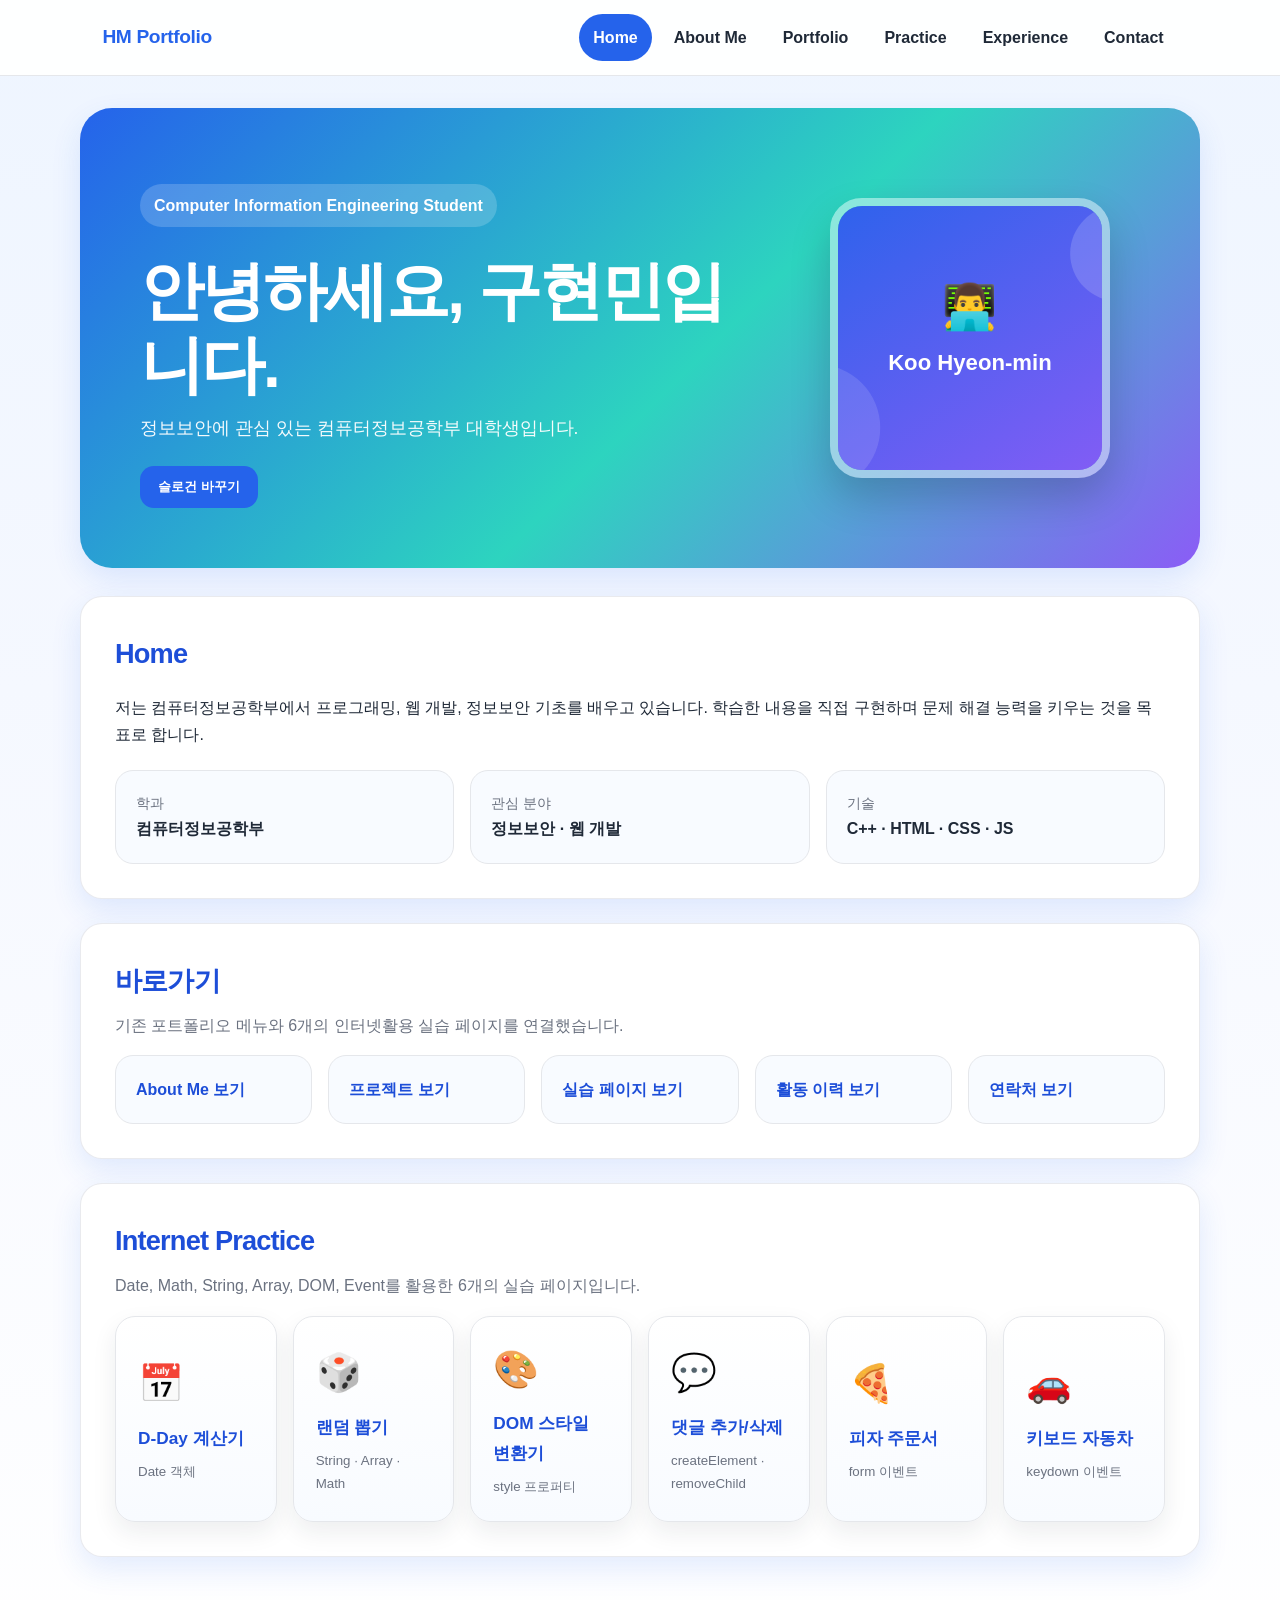
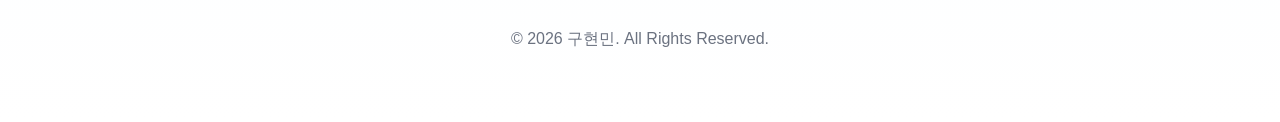
<file: index.html>
<!DOCTYPE html>
<html lang="ko">

<head>
  <meta charset="UTF-8" />
  <meta name="viewport" content="width=device-width, initial-scale=1.0" />
  <title>구현민 | 컴퓨터정보공학부 포트폴리오</title>
  <link rel="stylesheet" href="style.css" />
</head>

<body>
  <nav class="navbar">
    <a class="logo" href="index.html">HM Portfolio</a>
    <button class="menu-btn" type="button" aria-label="메뉴 열기">☰</button>
    <ul class="nav-links">
      <li><a href="index.html">Home</a></li>
      <li><a href="about.html">About Me</a></li>
      <li><a href="portfolio.html">Portfolio</a></li>
      <li><a href="practice.html">Practice</a></li>
      <li><a href="experience.html">Experience</a></li>
      <li><a href="contact.html">Contact</a></li>
    </ul>
  </nav>

  <header class="hero">
    <div class="hero-text">
      <p class="badge">Computer Information Engineering Student</p>
      <h1>안녕하세요, 구현민입니다.</h1>
      <p id="slogan" class="slogan">정보보안에 관심 있는 컴퓨터정보공학부 대학생입니다.</p>
      <button id="changeSloganBtn" class="primary-btn" type="button">슬로건 바꾸기</button>
    </div>
    <div class="hero-photo-wrap">
      <img class="profile-photo" src="images/profile.svg" alt="구현민 프로필 사진" />
    </div>
  </header>

  <main class="container">
    <section class="card intro-card">
      <h2>Home</h2>
      <p>
        저는 컴퓨터정보공학부에서 프로그래밍, 웹 개발, 정보보안 기초를 배우고 있습니다.
        학습한 내용을 직접 구현하며 문제 해결 능력을 키우는 것을 목표로 합니다.
      </p>
      <div class="quick-info">
        <div>
          <span>학과</span>
          <strong>컴퓨터정보공학부</strong>
        </div>
        <div>
          <span>관심 분야</span>
          <strong>정보보안 · 웹 개발</strong>
        </div>
        <div>
          <span>기술</span>
          <strong>C++ · HTML · CSS · JS</strong>
        </div>
      </div>
    </section>

    <section class="card link-card">
      <h2>바로가기</h2>
      <p class="section-desc">기존 포트폴리오 메뉴와 6개의 인터넷활용 실습 페이지를 연결했습니다.</p>
      <div class="page-grid">
        <a href="about.html">About Me 보기</a>
        <a href="portfolio.html">프로젝트 보기</a>
        <a href="practice.html">실습 페이지 보기</a>
        <a href="experience.html">활동 이력 보기</a>
        <a href="contact.html">연락처 보기</a>
      </div>
    </section>

    <section class="card">
      <h2>Internet Practice</h2>
      <p class="section-desc">Date, Math, String, Array, DOM, Event를 활용한 6개의 실습 페이지입니다.</p>
      <div class="lab-grid compact">
        <a class="lab-card" href="dday.html"><span>📅</span><strong>D-Day 계산기</strong><small>Date 객체</small></a>
        <a class="lab-card" href="random.html"><span>🎲</span><strong>랜덤 뽑기</strong><small>String · Array · Math</small></a>
        <a class="lab-card" href="dom_style.html"><span>🎨</span><strong>DOM 스타일 변환기</strong><small>style 프로퍼티</small></a>
        <a class="lab-card" href="dom_list.html"><span>💬</span><strong>댓글 추가/삭제</strong><small>createElement · removeChild</small></a>
        <a class="lab-card" href="event_order.html"><span>🍕</span><strong>피자 주문서</strong><small>form 이벤트</small></a>
        <a class="lab-card" href="event_car.html"><span>🚗</span><strong>키보드 자동차</strong><small>keydown 이벤트</small></a>
      </div>
    </section>
  </main>

  <footer>
    <p>&copy; <span id="year"></span> 구현민. All Rights Reserved.</p>
  </footer>

  <button id="topBtn" class="top-btn" type="button" aria-label="맨 위로 이동">↑</button>
  <script src="script.js"></script>
</body>

</html>
</file>
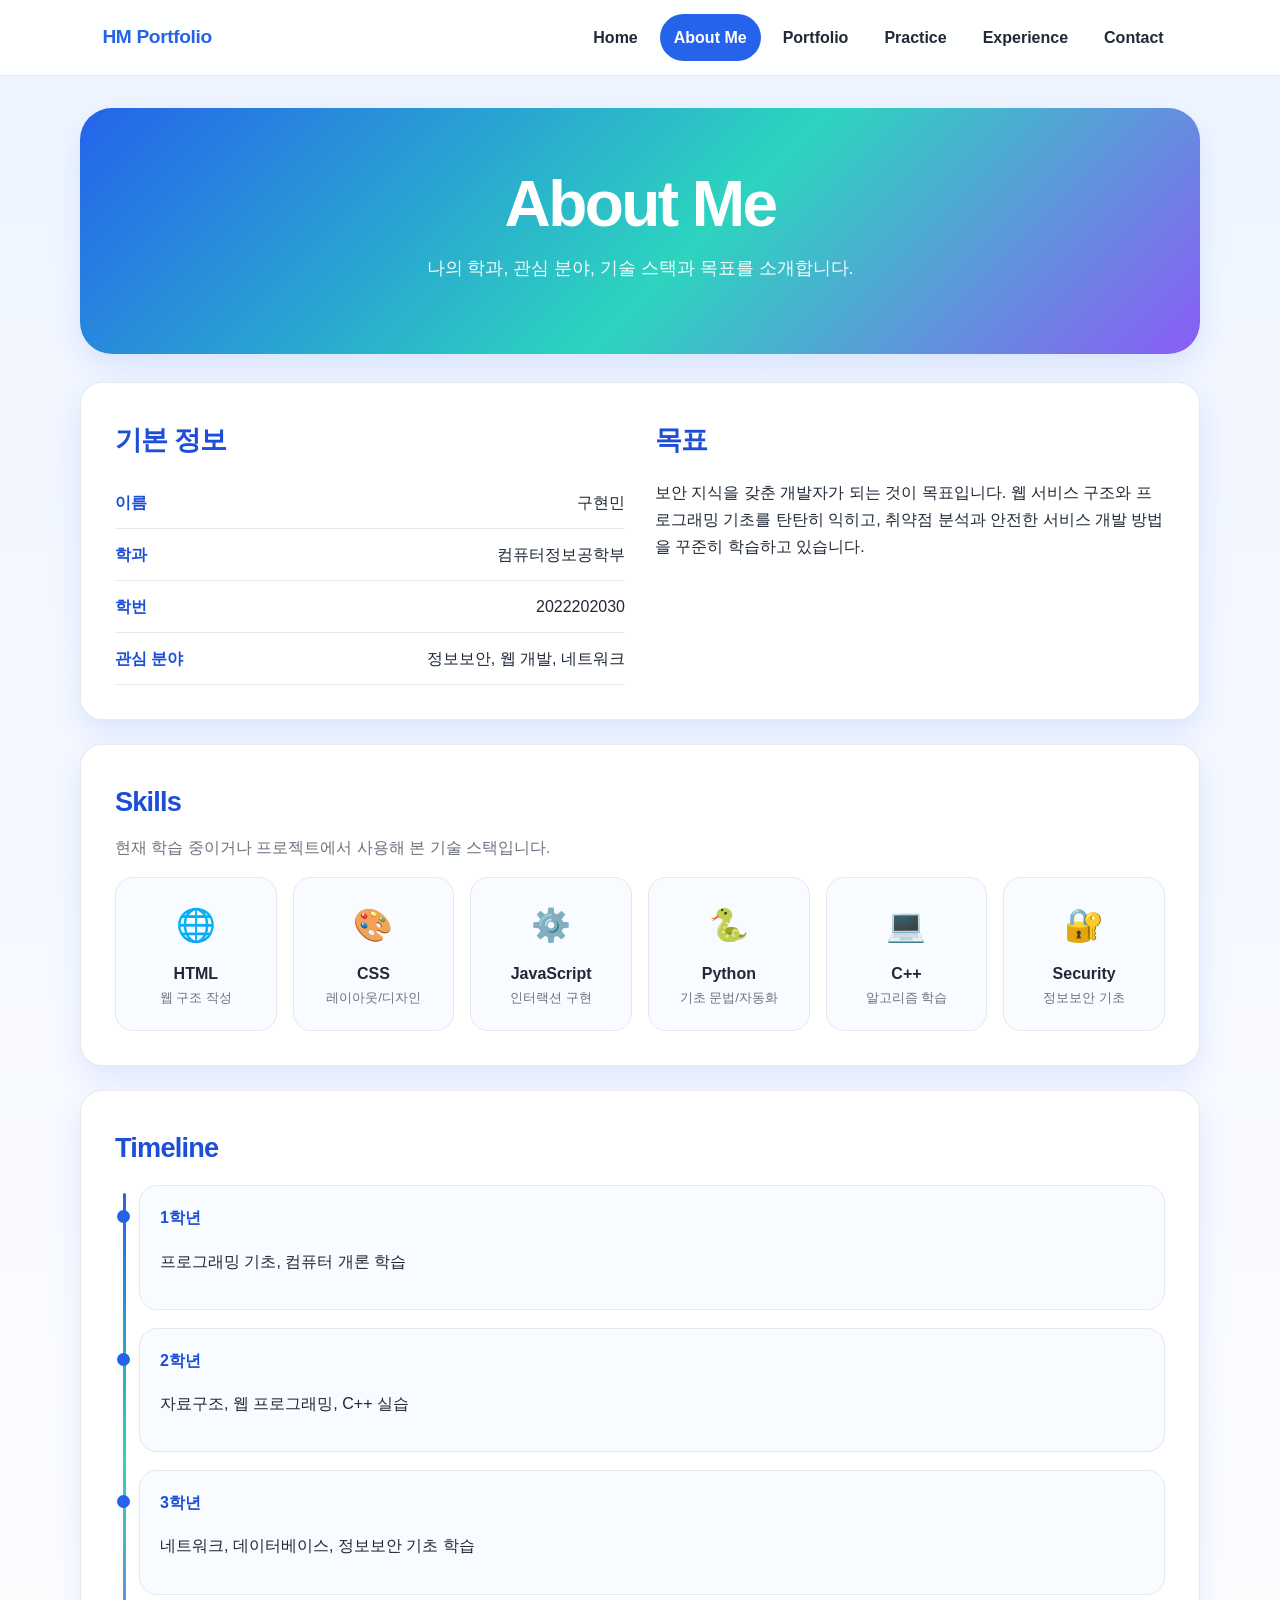
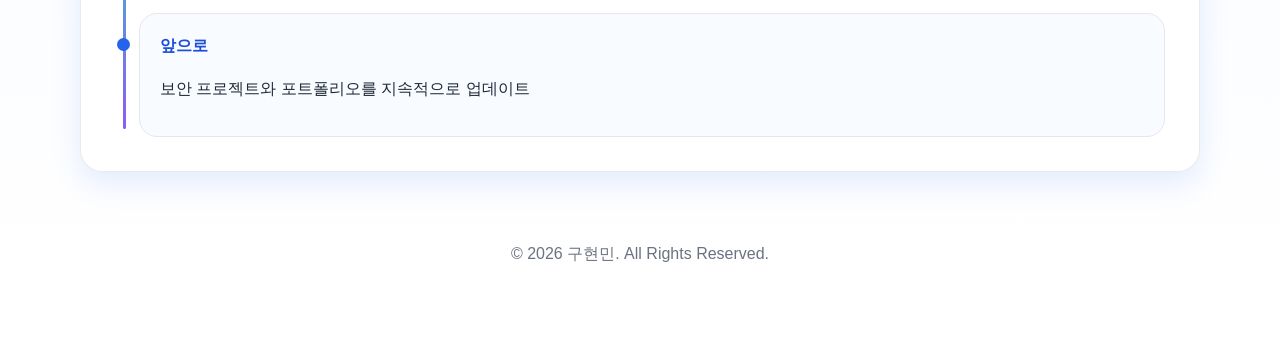
<file: about.html>
<!DOCTYPE html>
<html lang="ko">

<head>
  <meta charset="UTF-8" />
  <meta name="viewport" content="width=device-width, initial-scale=1.0" />
  <title>About Me | 구현민</title>
  <link rel="stylesheet" href="style.css" />
</head>

<body>
  <nav class="navbar">
    <a class="logo" href="index.html">HM Portfolio</a>
    <button class="menu-btn" type="button" aria-label="메뉴 열기">☰</button>
    <ul class="nav-links">
      <li><a href="index.html">Home</a></li>
      <li><a href="about.html">About Me</a></li>
      <li><a href="portfolio.html">Portfolio</a></li>
      <li><a href="practice.html">Practice</a></li>
      <li><a href="experience.html">Experience</a></li>
      <li><a href="contact.html">Contact</a></li>
    </ul>
  </nav>

  <header class="sub-hero">
    <h1>About Me</h1>
    <p>나의 학과, 관심 분야, 기술 스택과 목표를 소개합니다.</p>
  </header>

  <main class="container">
    <section class="card two-column">
      <div>
        <h2>기본 정보</h2>
        <ul class="info-list">
          <li><strong>이름</strong><span>구현민</span></li>
          <li><strong>학과</strong><span>컴퓨터정보공학부</span></li>
          <li><strong>학번</strong><span>2022202030</span></li>
          <li><strong>관심 분야</strong><span>정보보안, 웹 개발, 네트워크</span></li>
        </ul>
      </div>
      <div>
        <h2>목표</h2>
        <p>
          보안 지식을 갖춘 개발자가 되는 것이 목표입니다. 웹 서비스 구조와 프로그래밍 기초를 탄탄히 익히고,
          취약점 분석과 안전한 서비스 개발 방법을 꾸준히 학습하고 있습니다.
        </p>
      </div>
    </section>

    <section class="card">
      <h2>Skills</h2>
      <p class="section-desc">현재 학습 중이거나 프로젝트에서 사용해 본 기술 스택입니다.</p>
      <div class="skills-grid">
        <article class="skill-card"><span class="skill-icon">🌐</span><strong>HTML</strong><small>웹 구조 작성</small></article>
        <article class="skill-card"><span class="skill-icon">🎨</span><strong>CSS</strong><small>레이아웃/디자인</small></article>
        <article class="skill-card"><span class="skill-icon">⚙️</span><strong>JavaScript</strong><small>인터랙션 구현</small></article>
        <article class="skill-card"><span class="skill-icon">🐍</span><strong>Python</strong><small>기초 문법/자동화</small></article>
        <article class="skill-card"><span class="skill-icon">💻</span><strong>C++</strong><small>알고리즘 학습</small></article>
        <article class="skill-card"><span class="skill-icon">🔐</span><strong>Security</strong><small>정보보안 기초</small></article>
      </div>
    </section>

    <section class="card">
      <h2>Timeline</h2>
      <div class="timeline">
        <div class="timeline-item"><span>1학년</span><p>프로그래밍 기초, 컴퓨터 개론 학습</p></div>
        <div class="timeline-item"><span>2학년</span><p>자료구조, 웹 프로그래밍, C++ 실습</p></div>
        <div class="timeline-item"><span>3학년</span><p>네트워크, 데이터베이스, 정보보안 기초 학습</p></div>
        <div class="timeline-item"><span>앞으로</span><p>보안 프로젝트와 포트폴리오를 지속적으로 업데이트</p></div>
      </div>
    </section>
  </main>

  <footer>
    <p>&copy; <span id="year"></span> 구현민. All Rights Reserved.</p>
  </footer>

  <button id="topBtn" class="top-btn" type="button" aria-label="맨 위로 이동">↑</button>
  <script src="script.js"></script>
</body>

</html>
</file>
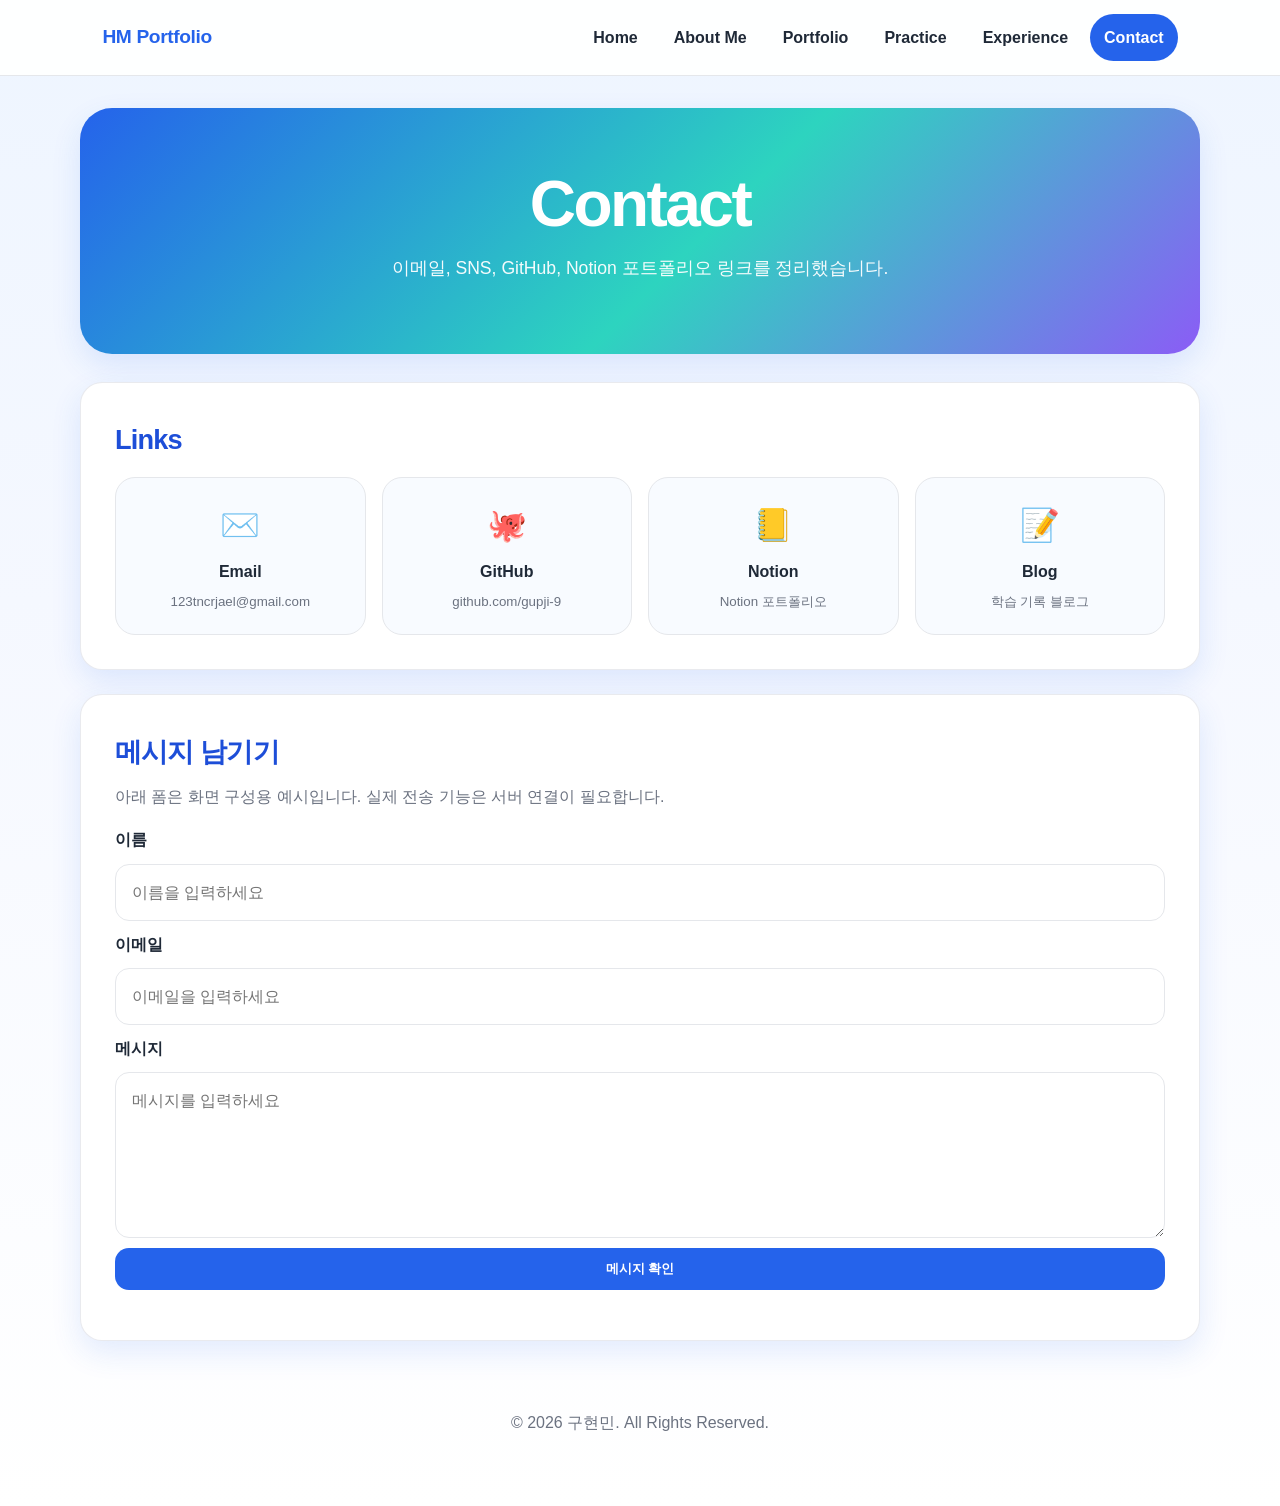
<file: contact.html>
<!DOCTYPE html>
<html lang="ko">

<head>
  <meta charset="UTF-8" />
  <meta name="viewport" content="width=device-width, initial-scale=1.0" />
  <title>Contact | 구현민</title>
  <link rel="stylesheet" href="style.css" />
</head>

<body>
  <nav class="navbar">
    <a class="logo" href="index.html">HM Portfolio</a>
    <button class="menu-btn" type="button" aria-label="메뉴 열기">☰</button>
    <ul class="nav-links">
      <li><a href="index.html">Home</a></li>
      <li><a href="about.html">About Me</a></li>
      <li><a href="portfolio.html">Portfolio</a></li>
      <li><a href="practice.html">Practice</a></li>
      <li><a href="experience.html">Experience</a></li>
      <li><a href="contact.html">Contact</a></li>
    </ul>
  </nav>

  <header class="sub-hero">
    <h1>Contact</h1>
    <p>이메일, SNS, GitHub, Notion 포트폴리오 링크를 정리했습니다.</p>
  </header>

  <main class="container">
    <section class="card contact-card">
      <h2>Links</h2>
      <div class="contact-grid">
        <a href="mailto:123tncrjael@gmail.com" class="contact-link"><span>✉️</span><strong>Email</strong><small>123tncrjael@gmail.com</small></a>
        <a href="https://github.com/gupji-9" target="_blank" rel="noopener" class="contact-link"><span>🐙</span><strong>GitHub</strong><small>github.com/gupji-9</small></a>
        <a href="https://www.notion.so/library/recents?spaceId=56a7b409425b4020b9a0727c17416c10" target="_blank" rel="noopener" class="contact-link"><span>📒</span><strong>Notion</strong><small>Notion 포트폴리오</small></a>
        <a href="https://blog.naver.com/tncrjael123" target="_blank" rel="noopener" class="contact-link"><span>📝</span><strong>Blog</strong><small>학습 기록 블로그</small></a>
      </div>
    </section>

    <section class="card">
      <h2>메시지 남기기</h2>
      <p class="section-desc">아래 폼은 화면 구성용 예시입니다. 실제 전송 기능은 서버 연결이 필요합니다.</p>
      <form class="contact-form">
        <label for="name">이름</label>
        <input id="name" type="text" placeholder="이름을 입력하세요" required />
        <label for="email">이메일</label>
        <input id="email" type="email" placeholder="이메일을 입력하세요" required />
        <label for="message">메시지</label>
        <textarea id="message" rows="5" placeholder="메시지를 입력하세요" required></textarea>
        <button class="primary-btn" type="submit">메시지 확인</button>
      </form>
      <p id="formResult" class="form-result"></p>
    </section>
  </main>

  <footer>
    <p>&copy; <span id="year"></span> 구현민. All Rights Reserved.</p>
  </footer>

  <button id="topBtn" class="top-btn" type="button" aria-label="맨 위로 이동">↑</button>
  <script src="script.js"></script>
</body>

</html>
</file>
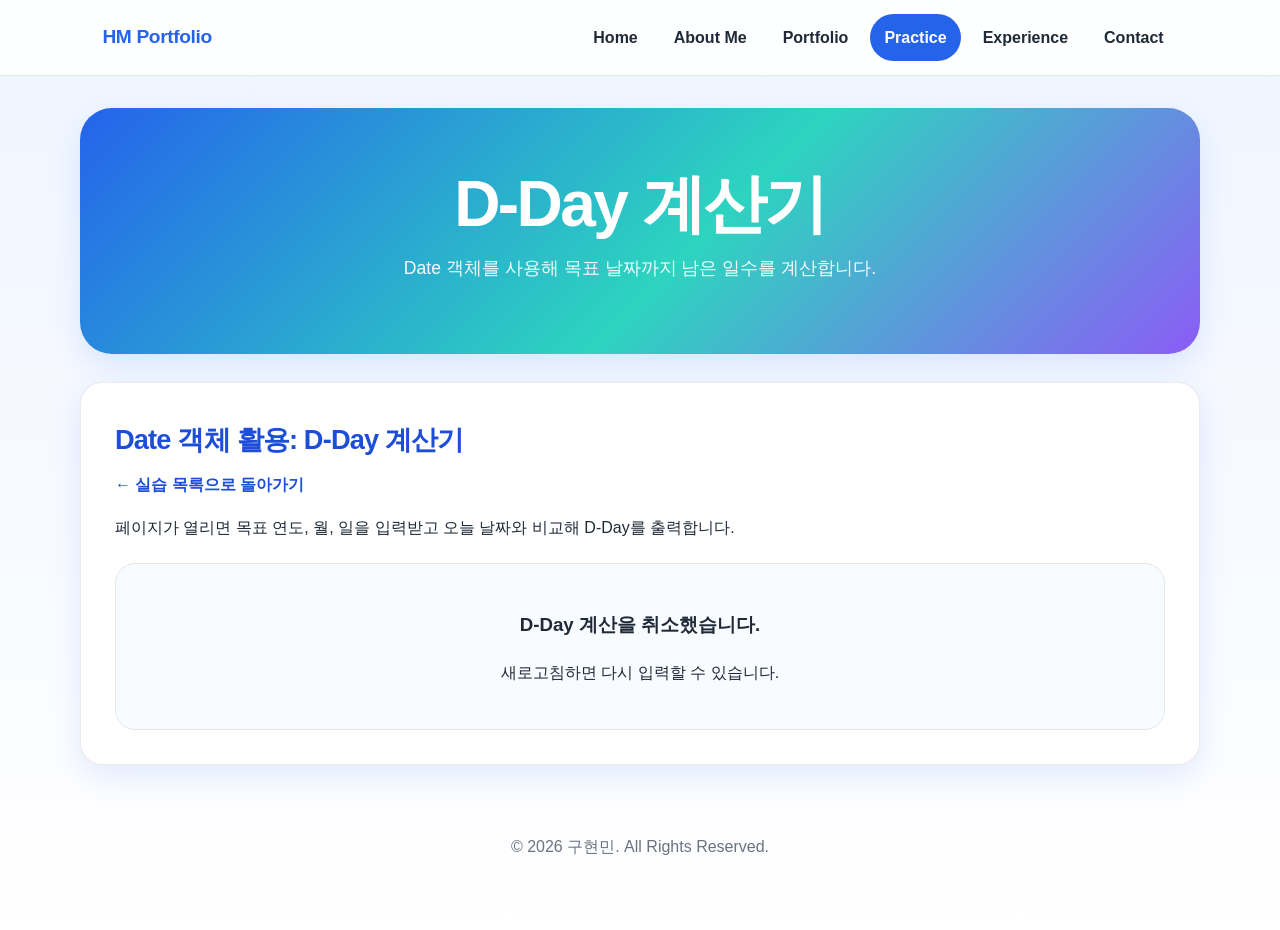
<file: dday.html>
<!DOCTYPE html>
<html lang="ko">

<head>
  <meta charset="UTF-8" />
  <meta name="viewport" content="width=device-width, initial-scale=1.0" />
  <title>D-Day 계산기 | 구현민</title>
  <link rel="stylesheet" href="style.css" />
</head>

<body>
  <nav class="navbar">
    <a class="logo" href="index.html">HM Portfolio</a>
    <button class="menu-btn" type="button" aria-label="메뉴 열기">☰</button>
    <ul class="nav-links">
      <li><a href="index.html">Home</a></li>
      <li><a href="about.html">About Me</a></li>
      <li><a href="portfolio.html">Portfolio</a></li>
      <li><a href="practice.html">Practice</a></li>
      <li><a href="experience.html">Experience</a></li>
      <li><a href="contact.html">Contact</a></li>
    </ul>
  </nav>

  <header class="sub-hero">
    <h1>D-Day 계산기</h1>
    <p>Date 객체를 사용해 목표 날짜까지 남은 일수를 계산합니다.</p>
  </header>

  <main class="container">
    <section class="card lab-panel">
      <h2>Date 객체 활용: D-Day 계산기</h2>
      <p class="section-desc"><a class="text-link" href="practice.html">← 실습 목록으로 돌아가기</a></p>
      <p>페이지가 열리면 목표 연도, 월, 일을 입력받고 오늘 날짜와 비교해 D-Day를 출력합니다.</p>
      <script>
        // 1. 오늘 날짜 객체 생성
        let now = new Date();

        // 2. prompt()로 사용자에게 연, 월, 일 입력받기
        let year = prompt("목표 연도를 입력하세요 (예: 2026)", "2026");
        let month = prompt("목표 월을 입력하세요 (1~12)", "12");
        let day = prompt("목표 일을 입력하세요 (1~31)", "25");

        if (!year || !month || !day) {
          document.write('<div class="result-box"><h3>D-Day 계산을 취소했습니다.</h3><p>새로고침하면 다시 입력할 수 있습니다.</p></div>');
        } else {
          let yearNum = parseInt(year);
          let monthNum = parseInt(month);
          let dayNum = parseInt(day);

          if (isNaN(yearNum) || isNaN(monthNum) || isNaN(dayNum) || monthNum < 1 || monthNum > 12 || dayNum < 1 || dayNum > 31) {
            document.write('<div class="result-box"><h3>날짜 입력값이 올바르지 않습니다.</h3><p>새로고침 후 연, 월, 일을 숫자로 다시 입력해 주세요.</p></div>');
          } else {
            let targetDate = new Date(yearNum, monthNum - 1, dayNum);
            let diffMs = targetDate.getTime() - now.getTime();
            let diffDay = Math.ceil(diffMs / (1000 * 60 * 60 * 24));
            let resultText = "";

            if (diffDay === 0) {
              resultText = "D-Day 입니다!";
            } else if (diffDay > 0) {
              resultText = "D-" + diffDay + "일 남았습니다.";
            } else {
              resultText = "D+" + Math.abs(diffDay) + "일 지났습니다.";
            }

            document.write('<div class="result-box"><h3>목표 날짜: ' + targetDate.toLocaleDateString() + '</h3><h2>' + resultText + '</h2><p>오늘 날짜: ' + now.toLocaleDateString() + '</p><p><i>새로고침(F5)을 눌러 다시 계산할 수 있습니다.</i></p></div>');
          }
        }
      </script>
    </section>
  </main>

  <footer>
    <p>&copy; <span id="year"></span> 구현민. All Rights Reserved.</p>
  </footer>

  <button id="topBtn" class="top-btn" type="button" aria-label="맨 위로 이동">↑</button>
  <script src="script.js"></script>
</body>

</html>
</file>
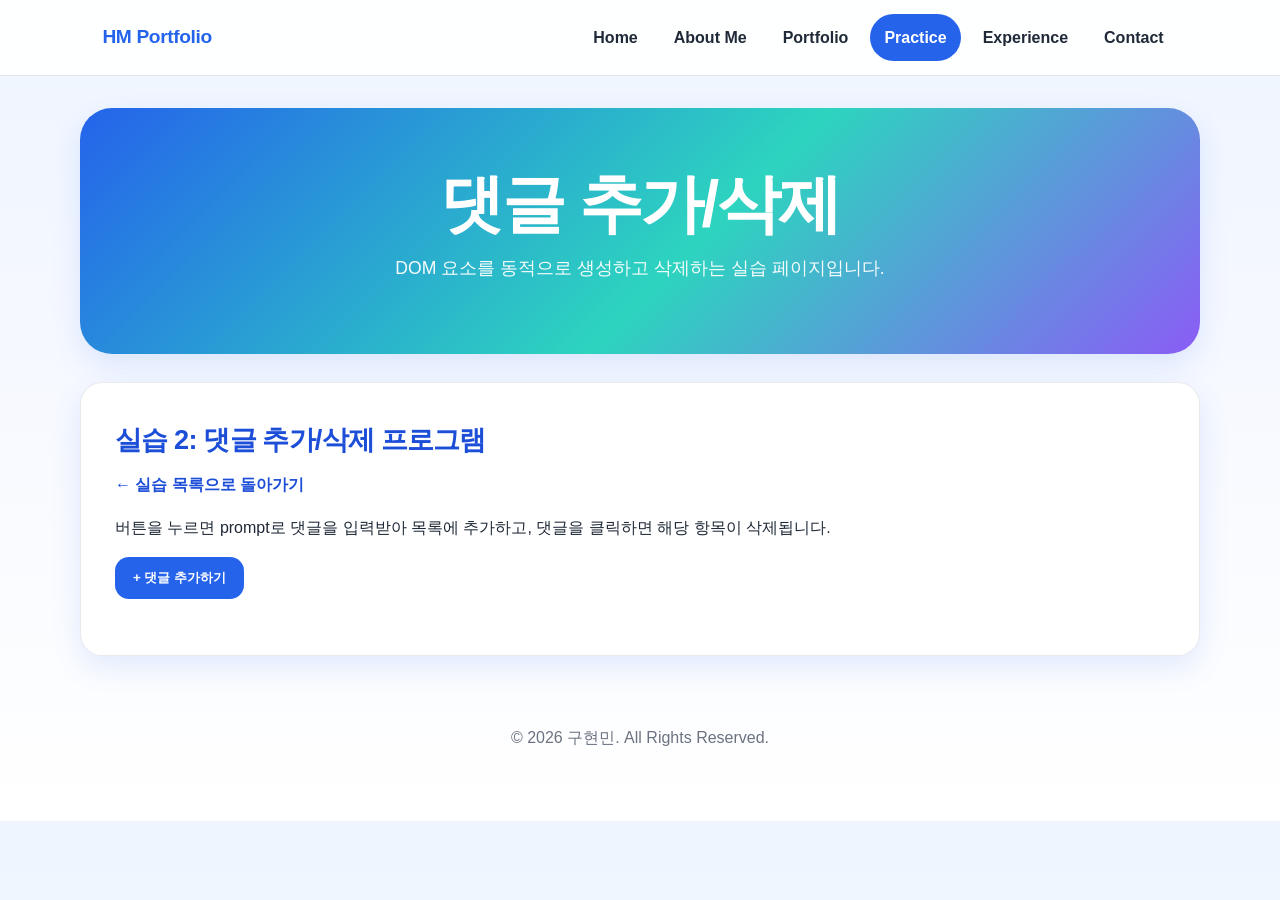
<file: dom_list.html>
<!DOCTYPE html>
<html lang="ko">

<head>
  <meta charset="UTF-8" />
  <meta name="viewport" content="width=device-width, initial-scale=1.0" />
  <title>댓글 추가/삭제 | 구현민</title>
  <link rel="stylesheet" href="style.css" />
</head>

<body>
  <nav class="navbar">
    <a class="logo" href="index.html">HM Portfolio</a>
    <button class="menu-btn" type="button" aria-label="메뉴 열기">☰</button>
    <ul class="nav-links">
      <li><a href="index.html">Home</a></li>
      <li><a href="about.html">About Me</a></li>
      <li><a href="portfolio.html">Portfolio</a></li>
      <li><a href="practice.html">Practice</a></li>
      <li><a href="experience.html">Experience</a></li>
      <li><a href="contact.html">Contact</a></li>
    </ul>
  </nav>

  <header class="sub-hero">
    <h1>댓글 추가/삭제</h1>
    <p>DOM 요소를 동적으로 생성하고 삭제하는 실습 페이지입니다.</p>
  </header>

  <main class="container">
    <section class="card lab-panel">
      <h2>실습 2: 댓글 추가/삭제 프로그램</h2>
      <p class="section-desc"><a class="text-link" href="practice.html">← 실습 목록으로 돌아가기</a></p>
      <p>버튼을 누르면 prompt로 댓글을 입력받아 목록에 추가하고, 댓글을 클릭하면 해당 항목이 삭제됩니다.</p>
      <button class="primary-btn" onclick="addComment()" type="button">+ 댓글 추가하기</button>
      <ul id="commentList" class="comment-list"></ul>
    </section>
  </main>

  <script>
    function addComment() {
      var inputStr = prompt("추가할 댓글 내용을 입력하세요:", "오늘 수업 너무 재밌어요!");
      if (inputStr == null || inputStr.trim() == "") {
        return;
      }

      var parent = document.getElementById("commentList");
      var newLi = document.createElement("li");
      newLi.textContent = inputStr;
      newLi.onclick = function () {
        var p = this.parentElement;
        p.removeChild(this);
      };
      parent.appendChild(newLi);
    }

    window.addEventListener("load", function () {
      addComment();
    });
  </script>

  <footer>
    <p>&copy; <span id="year"></span> 구현민. All Rights Reserved.</p>
  </footer>

  <button id="topBtn" class="top-btn" type="button" aria-label="맨 위로 이동">↑</button>
  <script src="script.js"></script>
</body>

</html>
</file>
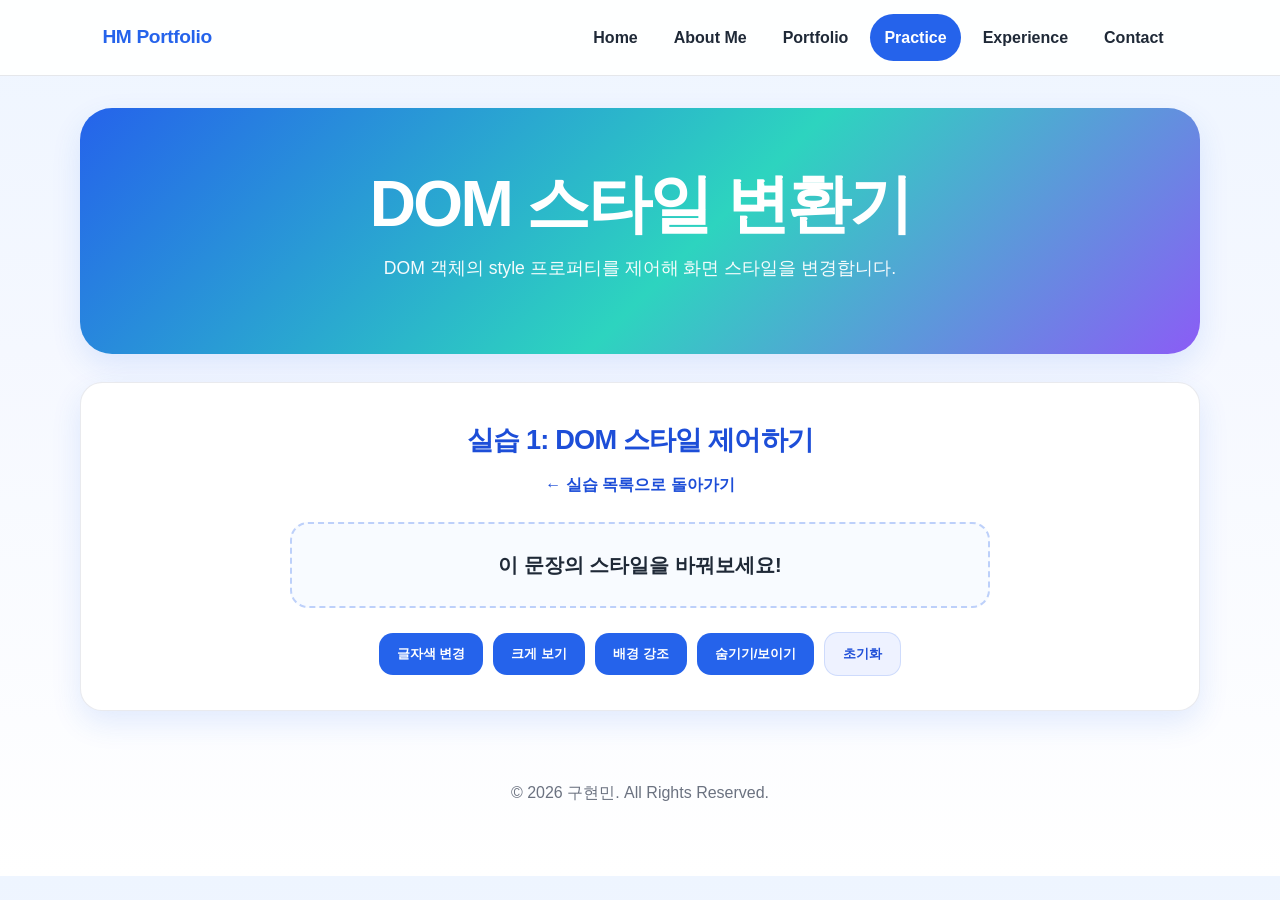
<file: dom_style.html>
<!DOCTYPE html>
<html lang="ko">

<head>
  <meta charset="UTF-8" />
  <meta name="viewport" content="width=device-width, initial-scale=1.0" />
  <title>DOM 스타일 변환기 | 구현민</title>
  <link rel="stylesheet" href="style.css" />
</head>

<body>
  <nav class="navbar">
    <a class="logo" href="index.html">HM Portfolio</a>
    <button class="menu-btn" type="button" aria-label="메뉴 열기">☰</button>
    <ul class="nav-links">
      <li><a href="index.html">Home</a></li>
      <li><a href="about.html">About Me</a></li>
      <li><a href="portfolio.html">Portfolio</a></li>
      <li><a href="practice.html">Practice</a></li>
      <li><a href="experience.html">Experience</a></li>
      <li><a href="contact.html">Contact</a></li>
    </ul>
  </nav>

  <header class="sub-hero">
    <h1>DOM 스타일 변환기</h1>
    <p>DOM 객체의 style 프로퍼티를 제어해 화면 스타일을 변경합니다.</p>
  </header>

  <main class="container">
    <section class="card lab-panel dom-center">
      <h2>실습 1: DOM 스타일 제어하기</h2>
      <p class="section-desc"><a class="text-link" href="practice.html">← 실습 목록으로 돌아가기</a></p>
      <p id="target" class="target-box">이 문장의 스타일을 바꿔보세요!</p>
      <div class="btn-group">
        <button class="primary-btn" onclick="changeColor()" type="button">글자색 변경</button>
        <button class="primary-btn" onclick="changeSize()" type="button">크게 보기</button>
        <button class="primary-btn" onclick="changeBackground()" type="button">배경 강조</button>
        <button class="primary-btn" onclick="toggleVisibility()" type="button">숨기기/보이기</button>
        <button class="secondary-btn" onclick="resetTargetStyle()" type="button">초기화</button>
      </div>
    </section>
  </main>

  <script>
    function changeColor() {
      var obj = document.getElementById("target");
      obj.style.color = "red";
    }

    function changeSize() {
      var obj = document.getElementById("target");
      obj.style.fontSize = "32px";
    }

    function changeBackground() {
      var obj = document.getElementById("target");
      obj.style.backgroundColor = "yellow";
    }

    function toggleVisibility() {
      var obj = document.getElementById("target");
      if (obj.style.display === "none") {
        obj.style.display = "block";
      } else {
        obj.style.display = "none";
      }
    }

    function resetTargetStyle() {
      var obj = document.getElementById("target");
      obj.removeAttribute("style");
    }
  </script>

  <footer>
    <p>&copy; <span id="year"></span> 구현민. All Rights Reserved.</p>
  </footer>

  <button id="topBtn" class="top-btn" type="button" aria-label="맨 위로 이동">↑</button>
  <script src="script.js"></script>
</body>

</html>
</file>
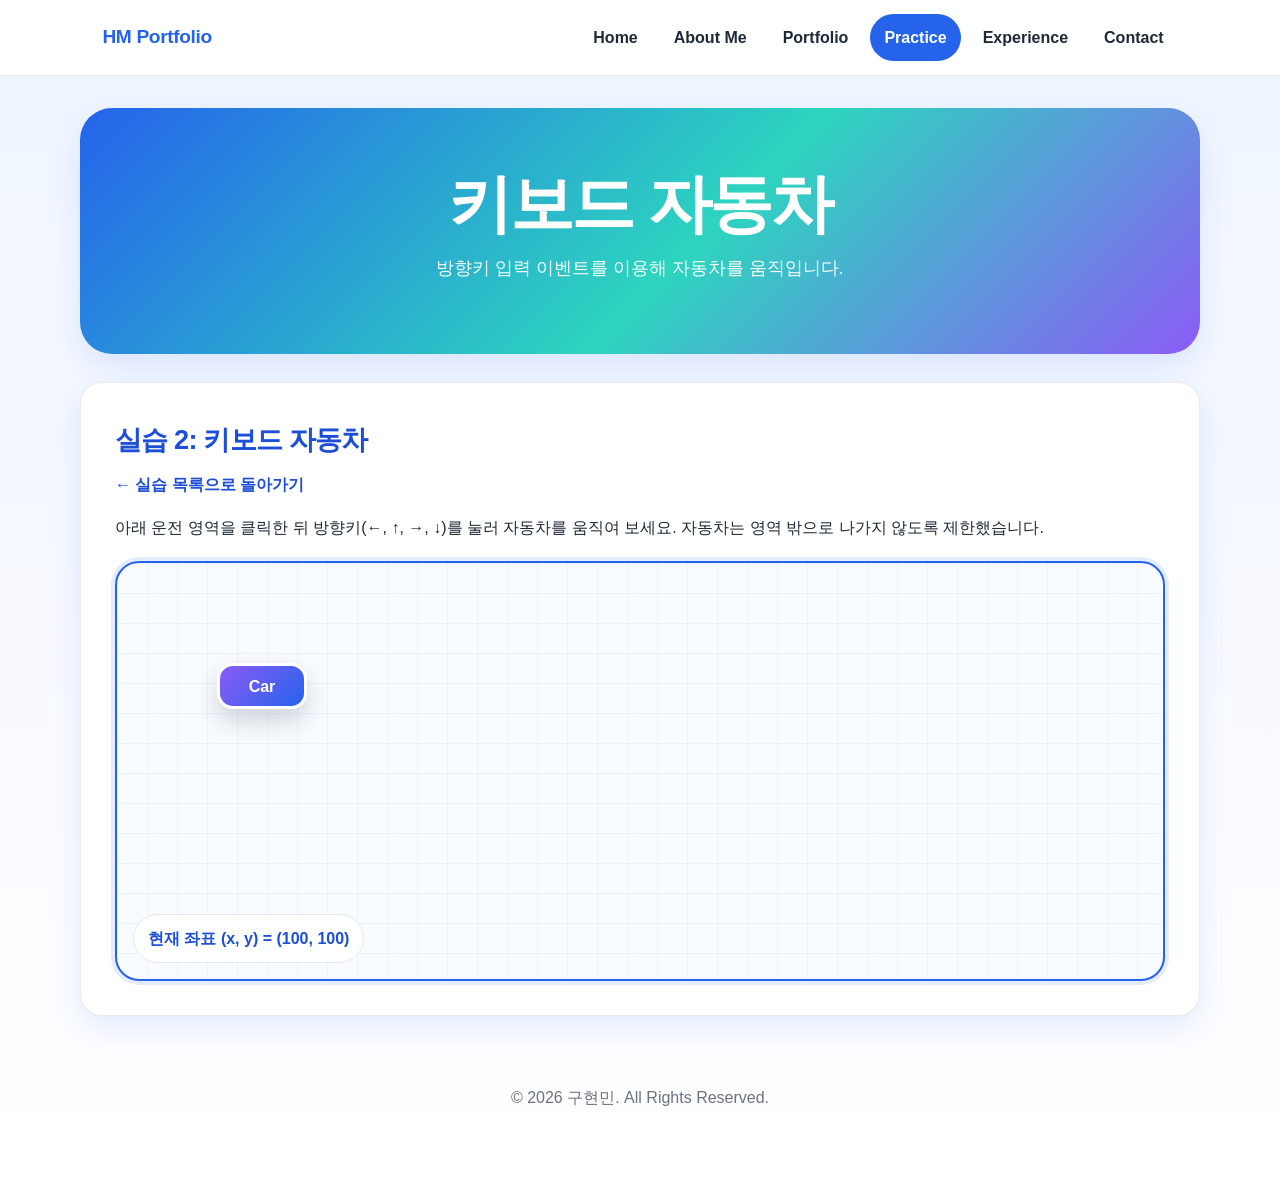
<file: event_car.html>
<!DOCTYPE html>
<html lang="ko">

<head>
  <meta charset="UTF-8" />
  <meta name="viewport" content="width=device-width, initial-scale=1.0" />
  <title>키보드 자동차 | 구현민</title>
  <link rel="stylesheet" href="style.css" />
</head>

<body>
  <nav class="navbar">
    <a class="logo" href="index.html">HM Portfolio</a>
    <button class="menu-btn" type="button" aria-label="메뉴 열기">☰</button>
    <ul class="nav-links">
      <li><a href="index.html">Home</a></li>
      <li><a href="about.html">About Me</a></li>
      <li><a href="portfolio.html">Portfolio</a></li>
      <li><a href="practice.html">Practice</a></li>
      <li><a href="experience.html">Experience</a></li>
      <li><a href="contact.html">Contact</a></li>
    </ul>
  </nav>

  <header class="sub-hero">
    <h1>키보드 자동차</h1>
    <p>방향키 입력 이벤트를 이용해 자동차를 움직입니다.</p>
  </header>

  <main class="container">
    <section class="card lab-panel">
      <h2>실습 2: 키보드 자동차</h2>
      <p class="section-desc"><a class="text-link" href="practice.html">← 실습 목록으로 돌아가기</a></p>
      <p>아래 운전 영역을 클릭한 뒤 방향키(←, ↑, →, ↓)를 눌러 자동차를 움직여 보세요. 자동차는 영역 밖으로 나가지 않도록 제한했습니다.</p>
      <div id="driveArea" class="drive-area" tabindex="0" aria-label="키보드 자동차 운전 영역">
        <div id="car" class="car">Car</div>
        <div id="info" class="drive-info">현재 좌표 (x, y) = (100, 100)</div>
      </div>
    </section>
  </main>

  <script>
    var x = 100;
    var y = 100;
    var step = 10;

    window.addEventListener("load", function () {
      var area = document.getElementById("driveArea");
      var car = document.getElementById("car");
      var info = document.getElementById("info");
      area.focus();

      function moveCar(e) {
        if (![37, 38, 39, 40].includes(e.keyCode)) {
          return;
        }
        e.preventDefault();

        var nextX = x;
        var nextY = y;
        if (e.keyCode === 37) nextX -= step;
        if (e.keyCode === 38) nextY -= step;
        if (e.keyCode === 39) nextX += step;
        if (e.keyCode === 40) nextY += step;

        var maxX = area.clientWidth - car.offsetWidth;
        var maxY = area.clientHeight - car.offsetHeight;
        x = Math.max(0, Math.min(nextX, maxX));
        y = Math.max(0, Math.min(nextY, maxY));

        car.style.left = x + "px";
        car.style.top = y + "px";
        info.innerHTML = "현재 좌표 (x, y) = (" + x + ", " + y + ")";
      }

      document.addEventListener("keydown", moveCar);
      car.style.left = x + "px";
      car.style.top = y + "px";
    });
  </script>

  <footer>
    <p>&copy; <span id="year"></span> 구현민. All Rights Reserved.</p>
  </footer>

  <button id="topBtn" class="top-btn" type="button" aria-label="맨 위로 이동">↑</button>
  <script src="script.js"></script>
</body>

</html>
</file>
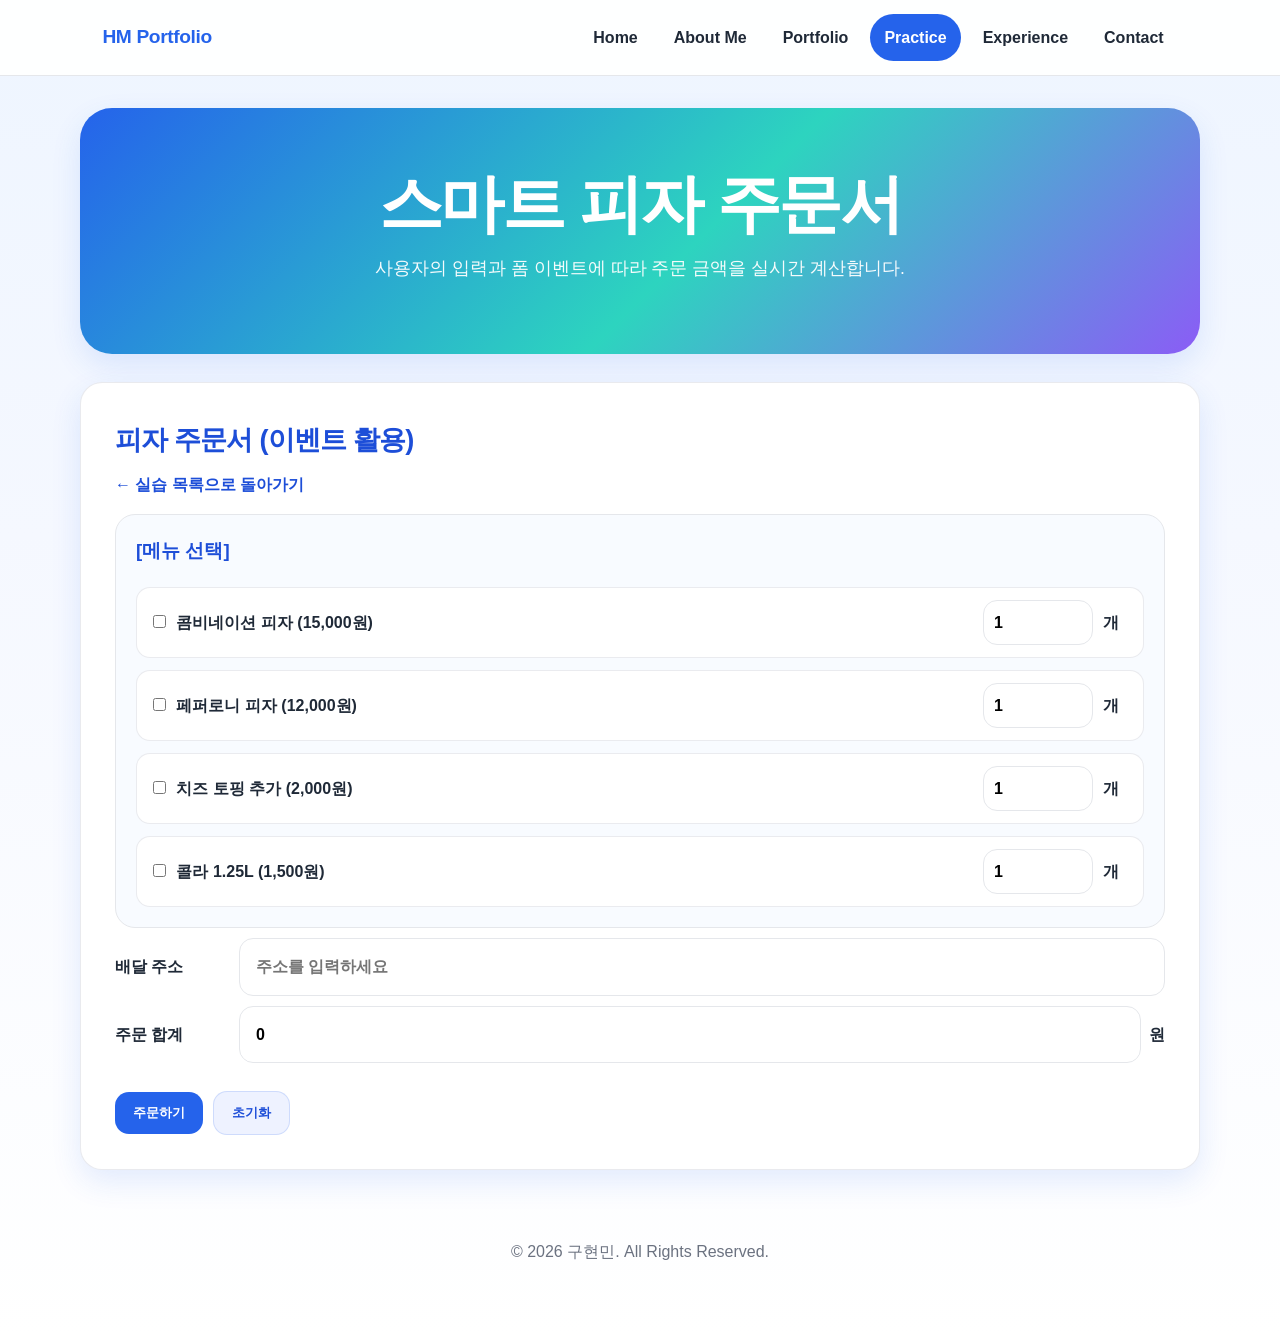
<file: event_order.html>
<!DOCTYPE html>
<html lang="ko">

<head>
  <meta charset="UTF-8" />
  <meta name="viewport" content="width=device-width, initial-scale=1.0" />
  <title>스마트 피자 주문서 | 구현민</title>
  <link rel="stylesheet" href="style.css" />
</head>

<body>
  <nav class="navbar">
    <a class="logo" href="index.html">HM Portfolio</a>
    <button class="menu-btn" type="button" aria-label="메뉴 열기">☰</button>
    <ul class="nav-links">
      <li><a href="index.html">Home</a></li>
      <li><a href="about.html">About Me</a></li>
      <li><a href="portfolio.html">Portfolio</a></li>
      <li><a href="practice.html">Practice</a></li>
      <li><a href="experience.html">Experience</a></li>
      <li><a href="contact.html">Contact</a></li>
    </ul>
  </nav>

  <header class="sub-hero">
    <h1>스마트 피자 주문서</h1>
    <p>사용자의 입력과 폼 이벤트에 따라 주문 금액을 실시간 계산합니다.</p>
  </header>

  <main class="container">
    <section class="card lab-panel">
      <h2>피자 주문서 (이벤트 활용)</h2>
      <p class="section-desc"><a class="text-link" href="practice.html">← 실습 목록으로 돌아가기</a></p>
      <form action="#" class="order-form" onsubmit="return validateOrder(event)">
        <div id="menu_box" class="menu-box">
          <h3>[메뉴 선택]</h3>
          <label><span><input type="checkbox" class="menu-check" value="15000" onchange="recalc()"> 콤비네이션 피자 (15,000원)</span><input type="number" class="menu-qty" value="1" min="1" onchange="recalc()" onkeyup="recalc()"> 개</label>
          <label><span><input type="checkbox" class="menu-check" value="12000" onchange="recalc()"> 페퍼로니 피자 (12,000원)</span><input type="number" class="menu-qty" value="1" min="1" onchange="recalc()" onkeyup="recalc()"> 개</label>
          <label><span><input type="checkbox" class="menu-check" value="2000" onchange="recalc()"> 치즈 토핑 추가 (2,000원)</span><input type="number" class="menu-qty" value="1" min="1" onchange="recalc()" onkeyup="recalc()"> 개</label>
          <label><span><input type="checkbox" class="menu-check" value="1500" onchange="recalc()"> 콜라 1.25L (1,500원)</span><input type="number" class="menu-qty" value="1" min="1" onchange="recalc()" onkeyup="recalc()"> 개</label>
        </div>

        <label class="form-row" for="addr"><strong>배달 주소</strong><input type="text" id="addr" onblur="checkAddress()" placeholder="주소를 입력하세요"></label>
        <label class="form-row" for="total"><strong>주문 합계</strong><span><input type="text" id="total" value="0" readonly> 원</span></label>
        <div class="btn-group left">
          <button class="primary-btn" type="submit">주문하기</button>
          <button class="secondary-btn" type="reset" onclick="setTimeout(recalc, 0)">초기화</button>
        </div>
      </form>
    </section>
  </main>

  <script>
    function recalc() {
      var total = 0;
      var checks = document.getElementsByClassName("menu-check");
      var qtys = document.getElementsByClassName("menu-qty");

      for (var i = 0; i < checks.length; i++) {
        if (checks[i].checked) {
          var price = parseInt(checks[i].value);
          var quantity = parseInt(qtys[i].value);
          if (isNaN(quantity) || quantity < 1) {
            quantity = 1;
            qtys[i].value = 1;
          }
          total += price * quantity;
        }
      }
      document.getElementById("total").value = total;
    }

    function checkAddress() {
      var addr = document.getElementById("addr");
      if (addr.value.trim() == "") {
        alert("배달 받으실 주소를 반드시 입력해주세요!");
        setTimeout(function () { addr.focus(); }, 0);
      }
    }

    function validateOrder(e) {
      var total = parseInt(document.getElementById("total").value);
      if (total == 0) {
        alert("상품을 적어도 하나는 선택해야 주문 가능합니다.");
        e.preventDefault();
        return false;
      }
      alert("주문이 완료되었습니다! (총 결제금액: " + total.toLocaleString() + "원)");
      e.preventDefault();
      return false;
    }
  </script>

  <footer>
    <p>&copy; <span id="year"></span> 구현민. All Rights Reserved.</p>
  </footer>

  <button id="topBtn" class="top-btn" type="button" aria-label="맨 위로 이동">↑</button>
  <script src="script.js"></script>
</body>

</html>
</file>
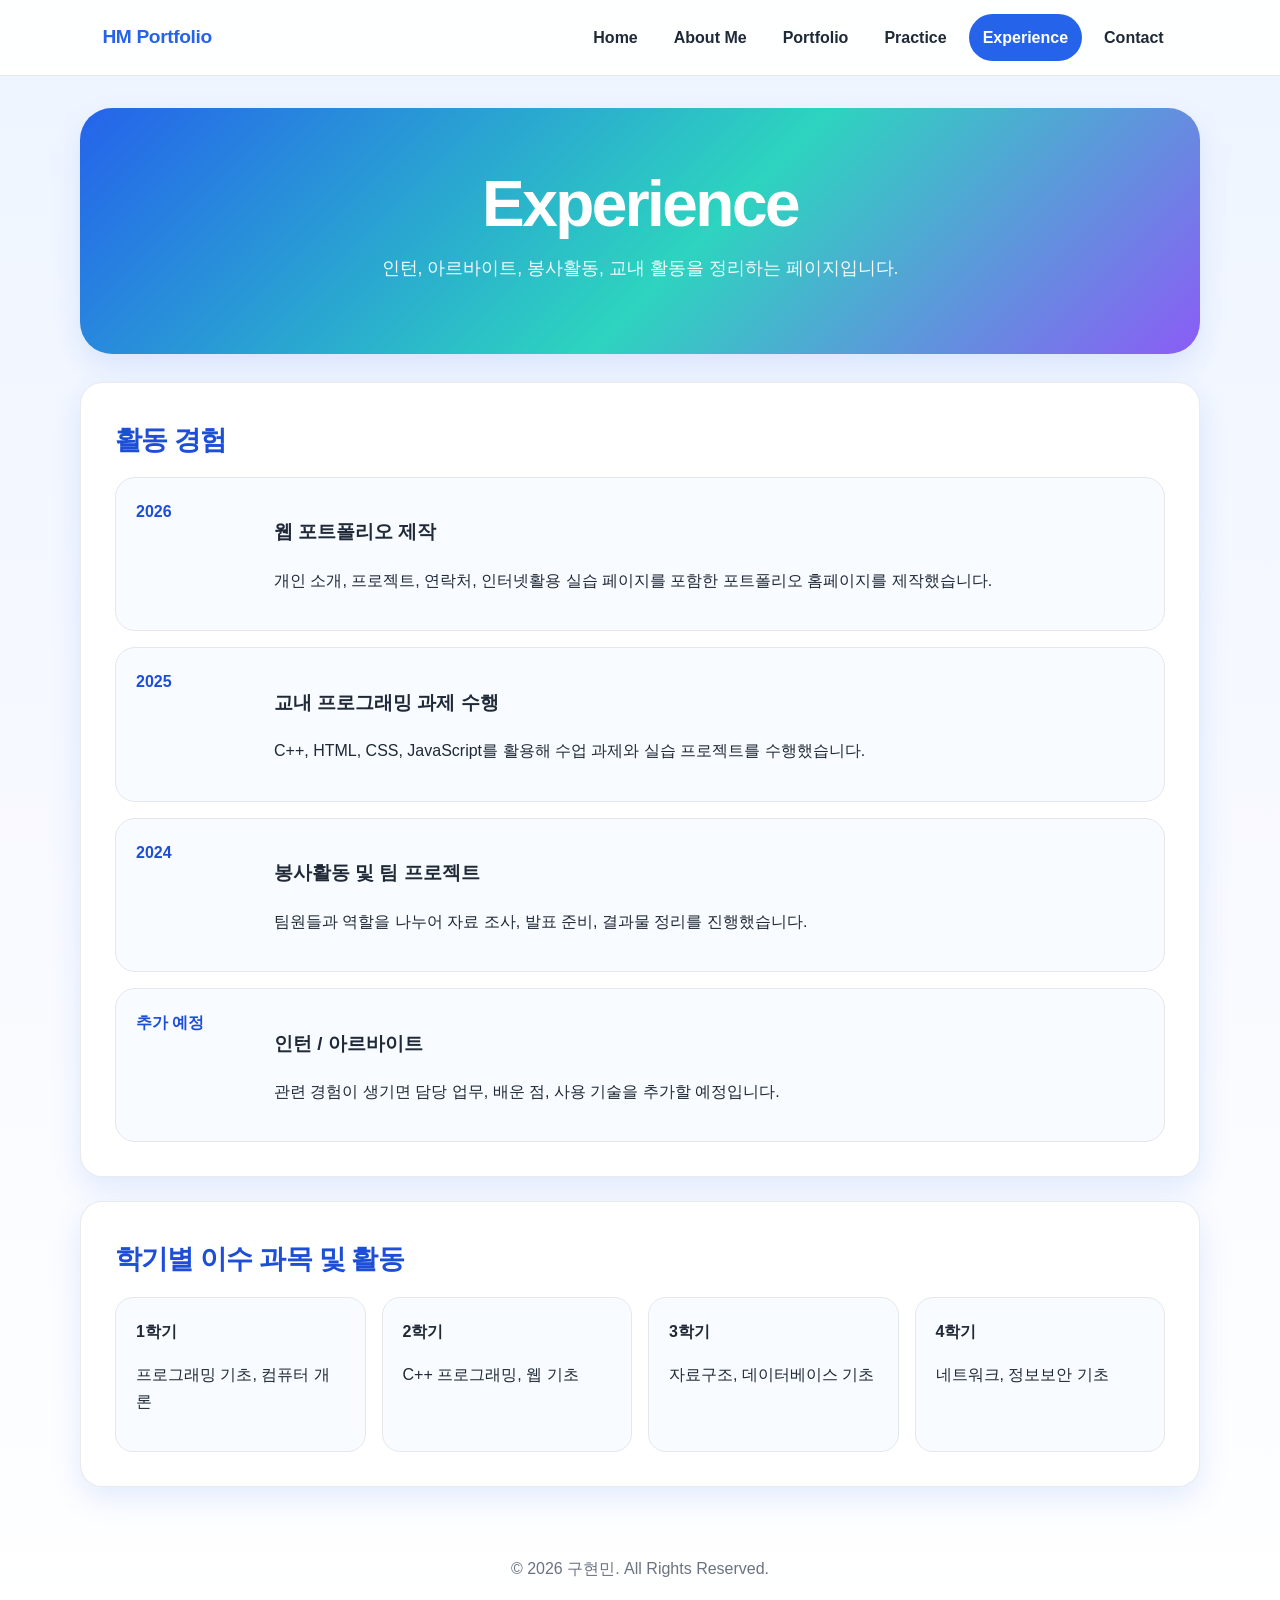
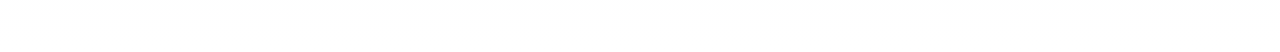
<file: experience.html>
<!DOCTYPE html>
<html lang="ko">

<head>
  <meta charset="UTF-8" />
  <meta name="viewport" content="width=device-width, initial-scale=1.0" />
  <title>Experience | 구현민</title>
  <link rel="stylesheet" href="style.css" />
</head>

<body>
  <nav class="navbar">
    <a class="logo" href="index.html">HM Portfolio</a>
    <button class="menu-btn" type="button" aria-label="메뉴 열기">☰</button>
    <ul class="nav-links">
      <li><a href="index.html">Home</a></li>
      <li><a href="about.html">About Me</a></li>
      <li><a href="portfolio.html">Portfolio</a></li>
      <li><a href="practice.html">Practice</a></li>
      <li><a href="experience.html">Experience</a></li>
      <li><a href="contact.html">Contact</a></li>
    </ul>
  </nav>

  <header class="sub-hero">
    <h1>Experience</h1>
    <p>인턴, 아르바이트, 봉사활동, 교내 활동을 정리하는 페이지입니다.</p>
  </header>

  <main class="container">
    <section class="card">
      <h2>활동 경험</h2>
      <div class="experience-list">
        <article class="experience-item"><div class="experience-date">2026</div><div><h3>웹 포트폴리오 제작</h3><p>개인 소개, 프로젝트, 연락처, 인터넷활용 실습 페이지를 포함한 포트폴리오 홈페이지를 제작했습니다.</p></div></article>
        <article class="experience-item"><div class="experience-date">2025</div><div><h3>교내 프로그래밍 과제 수행</h3><p>C++, HTML, CSS, JavaScript를 활용해 수업 과제와 실습 프로젝트를 수행했습니다.</p></div></article>
        <article class="experience-item"><div class="experience-date">2024</div><div><h3>봉사활동 및 팀 프로젝트</h3><p>팀원들과 역할을 나누어 자료 조사, 발표 준비, 결과물 정리를 진행했습니다.</p></div></article>
        <article class="experience-item"><div class="experience-date">추가 예정</div><div><h3>인턴 / 아르바이트</h3><p>관련 경험이 생기면 담당 업무, 배운 점, 사용 기술을 추가할 예정입니다.</p></div></article>
      </div>
    </section>

    <section class="card">
      <h2>학기별 이수 과목 및 활동</h2>
      <div class="semester-grid">
        <div><strong>1학기</strong><p>프로그래밍 기초, 컴퓨터 개론</p></div>
        <div><strong>2학기</strong><p>C++ 프로그래밍, 웹 기초</p></div>
        <div><strong>3학기</strong><p>자료구조, 데이터베이스 기초</p></div>
        <div><strong>4학기</strong><p>네트워크, 정보보안 기초</p></div>
      </div>
    </section>
  </main>

  <footer>
    <p>&copy; <span id="year"></span> 구현민. All Rights Reserved.</p>
  </footer>

  <button id="topBtn" class="top-btn" type="button" aria-label="맨 위로 이동">↑</button>
  <script src="script.js"></script>
</body>

</html>
</file>
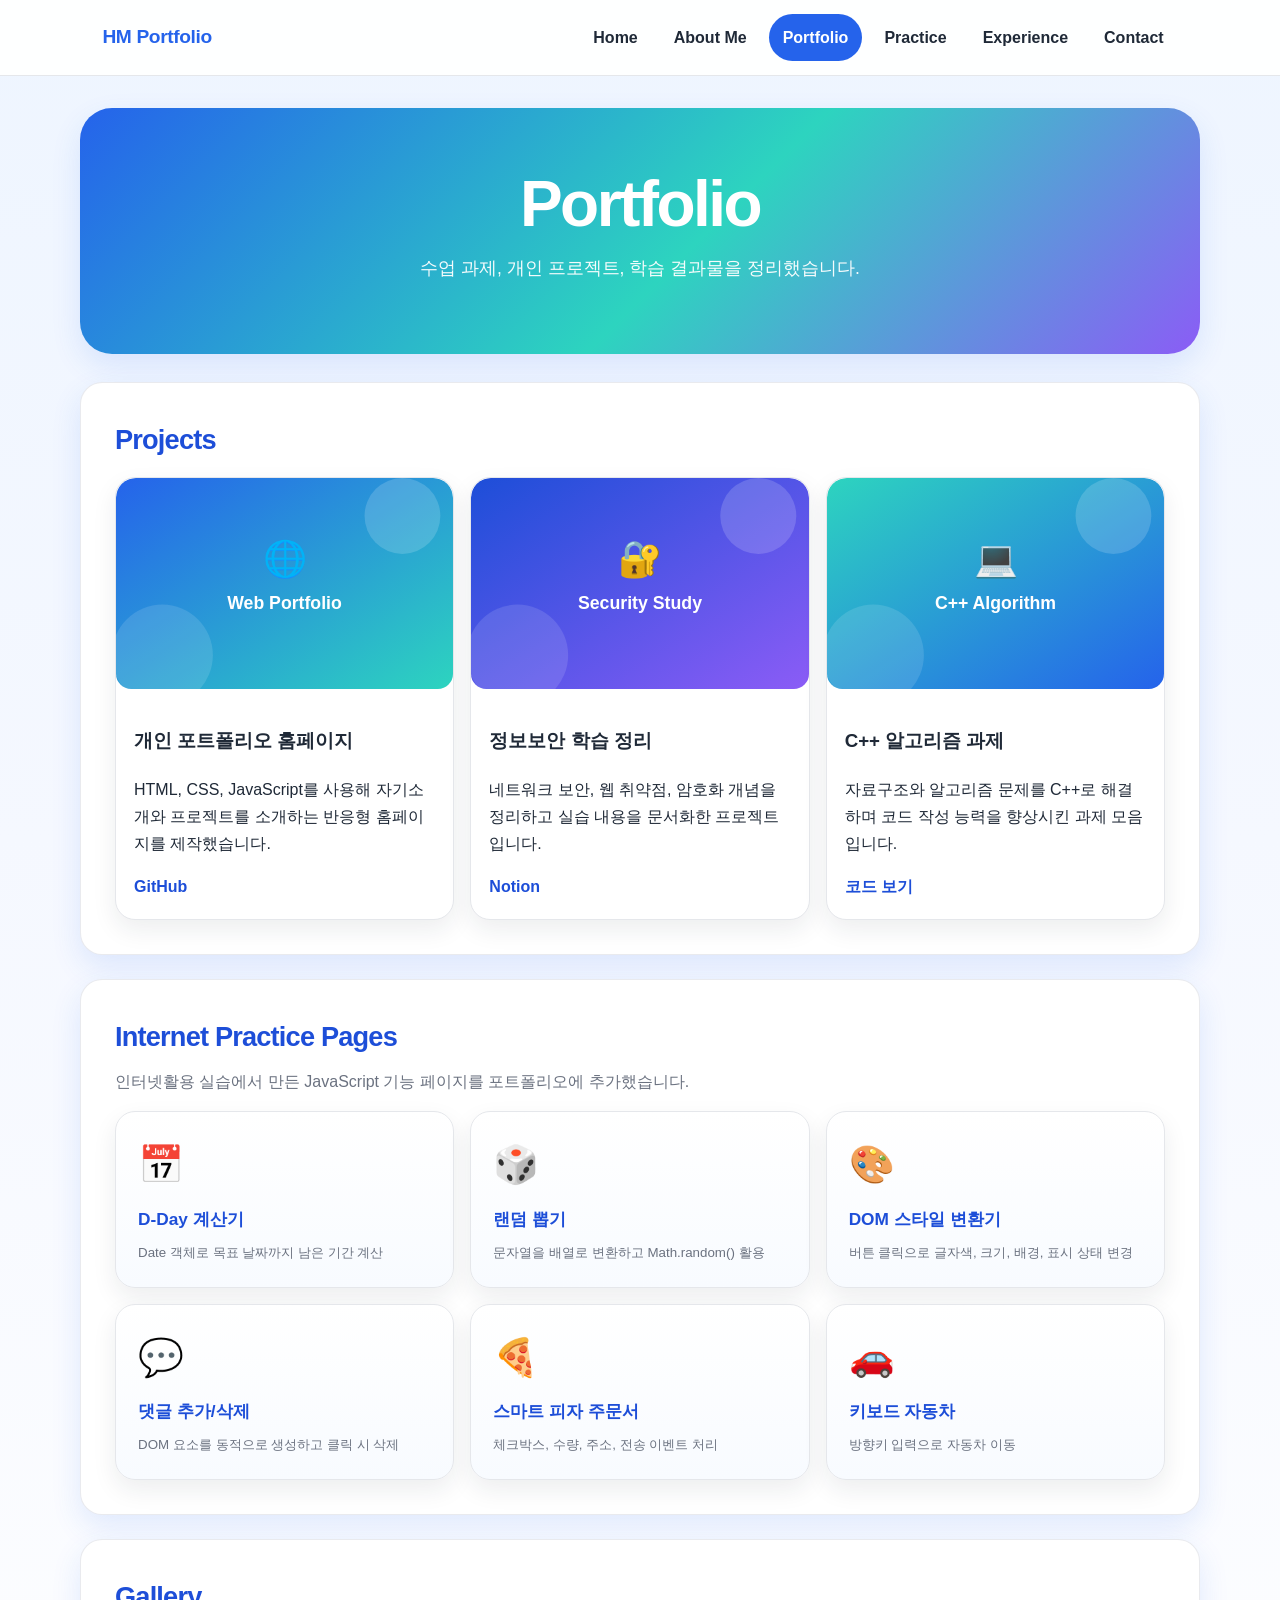
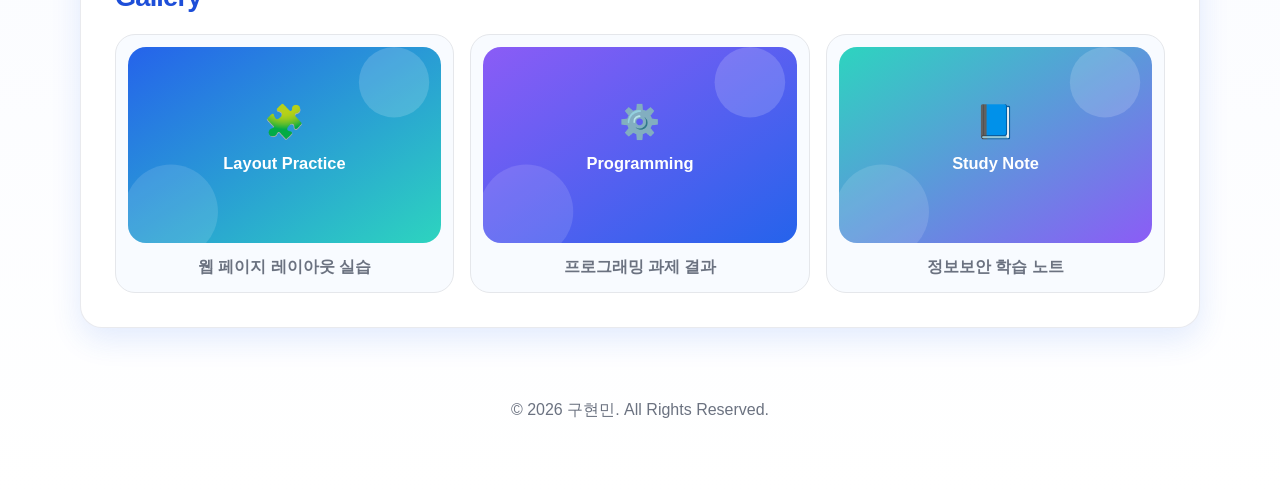
<file: portfolio.html>
<!DOCTYPE html>
<html lang="ko">

<head>
  <meta charset="UTF-8" />
  <meta name="viewport" content="width=device-width, initial-scale=1.0" />
  <title>Portfolio | 구현민</title>
  <link rel="stylesheet" href="style.css" />
</head>

<body>
  <nav class="navbar">
    <a class="logo" href="index.html">HM Portfolio</a>
    <button class="menu-btn" type="button" aria-label="메뉴 열기">☰</button>
    <ul class="nav-links">
      <li><a href="index.html">Home</a></li>
      <li><a href="about.html">About Me</a></li>
      <li><a href="portfolio.html">Portfolio</a></li>
      <li><a href="practice.html">Practice</a></li>
      <li><a href="experience.html">Experience</a></li>
      <li><a href="contact.html">Contact</a></li>
    </ul>
  </nav>

  <header class="sub-hero">
    <h1>Portfolio</h1>
    <p>수업 과제, 개인 프로젝트, 학습 결과물을 정리했습니다.</p>
  </header>

  <main class="container">
    <section class="card">
      <h2>Projects</h2>
      <div class="project-grid">
        <article class="project-card">
          <img src="images/project-web.svg" alt="웹 포트폴리오 프로젝트 캡처" />
          <div>
            <h3>개인 포트폴리오 홈페이지</h3>
            <p>HTML, CSS, JavaScript를 사용해 자기소개와 프로젝트를 소개하는 반응형 홈페이지를 제작했습니다.</p>
            <a href="https://github.com/gupji-9" class="text-link" target="_blank" rel="noopener">GitHub</a>
          </div>
        </article>
        <article class="project-card">
          <img src="images/project-security.svg" alt="정보보안 프로젝트 캡처" />
          <div>
            <h3>정보보안 학습 정리</h3>
            <p>네트워크 보안, 웹 취약점, 암호화 개념을 정리하고 실습 내용을 문서화한 프로젝트입니다.</p>
            <a href="https://www.notion.so/library/recents?spaceId=56a7b409425b4020b9a0727c17416c10" class="text-link" target="_blank" rel="noopener">Notion</a>
          </div>
        </article>
        <article class="project-card">
          <img src="images/project-cpp.svg" alt="C++ 과제 프로젝트 캡처" />
          <div>
            <h3>C++ 알고리즘 과제</h3>
            <p>자료구조와 알고리즘 문제를 C++로 해결하며 코드 작성 능력을 향상시킨 과제 모음입니다.</p>
            <a href="#" class="text-link">코드 보기</a>
          </div>
        </article>
      </div>
    </section>

    <section class="card">
      <h2>Internet Practice Pages</h2>
      <p class="section-desc">인터넷활용 실습에서 만든 JavaScript 기능 페이지를 포트폴리오에 추가했습니다.</p>
      <div class="lab-grid">
        <a class="lab-card" href="dday.html"><span>📅</span><strong>D-Day 계산기</strong><small>Date 객체로 목표 날짜까지 남은 기간 계산</small></a>
        <a class="lab-card" href="random.html"><span>🎲</span><strong>랜덤 뽑기</strong><small>문자열을 배열로 변환하고 Math.random() 활용</small></a>
        <a class="lab-card" href="dom_style.html"><span>🎨</span><strong>DOM 스타일 변환기</strong><small>버튼 클릭으로 글자색, 크기, 배경, 표시 상태 변경</small></a>
        <a class="lab-card" href="dom_list.html"><span>💬</span><strong>댓글 추가/삭제</strong><small>DOM 요소를 동적으로 생성하고 클릭 시 삭제</small></a>
        <a class="lab-card" href="event_order.html"><span>🍕</span><strong>스마트 피자 주문서</strong><small>체크박스, 수량, 주소, 전송 이벤트 처리</small></a>
        <a class="lab-card" href="event_car.html"><span>🚗</span><strong>키보드 자동차</strong><small>방향키 입력으로 자동차 이동</small></a>
      </div>
    </section>

    <section class="card">
      <h2>Gallery</h2>
      <div class="gallery-grid">
        <figure><img src="images/gallery-1.svg" alt="프로젝트 결과물 캡처 1" /><figcaption>웹 페이지 레이아웃 실습</figcaption></figure>
        <figure><img src="images/gallery-2.svg" alt="프로젝트 결과물 캡처 2" /><figcaption>프로그래밍 과제 결과</figcaption></figure>
        <figure><img src="images/gallery-3.svg" alt="프로젝트 결과물 캡처 3" /><figcaption>정보보안 학습 노트</figcaption></figure>
      </div>
    </section>
  </main>

  <footer>
    <p>&copy; <span id="year"></span> 구현민. All Rights Reserved.</p>
  </footer>

  <button id="topBtn" class="top-btn" type="button" aria-label="맨 위로 이동">↑</button>
  <script src="script.js"></script>
</body>

</html>
</file>
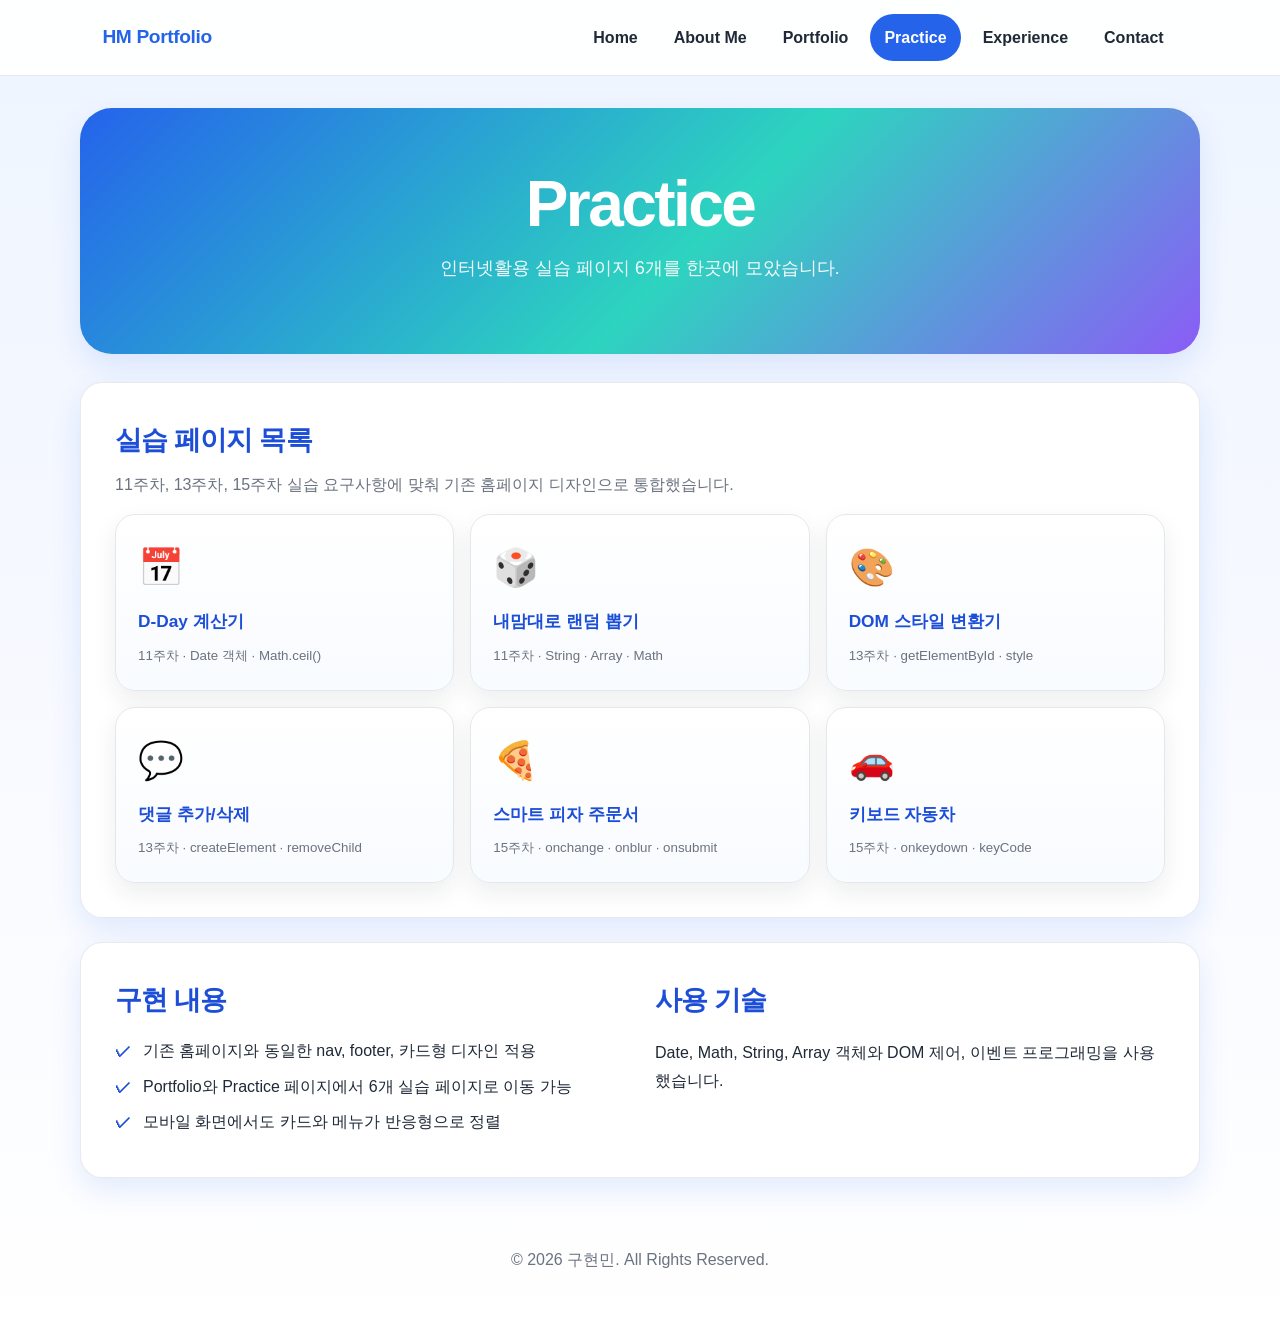
<file: practice.html>
<!DOCTYPE html>
<html lang="ko">

<head>
  <meta charset="UTF-8" />
  <meta name="viewport" content="width=device-width, initial-scale=1.0" />
  <title>Practice | 구현민</title>
  <link rel="stylesheet" href="style.css" />
</head>

<body>
  <nav class="navbar">
    <a class="logo" href="index.html">HM Portfolio</a>
    <button class="menu-btn" type="button" aria-label="메뉴 열기">☰</button>
    <ul class="nav-links">
      <li><a href="index.html">Home</a></li>
      <li><a href="about.html">About Me</a></li>
      <li><a href="portfolio.html">Portfolio</a></li>
      <li><a href="practice.html">Practice</a></li>
      <li><a href="experience.html">Experience</a></li>
      <li><a href="contact.html">Contact</a></li>
    </ul>
  </nav>

  <header class="sub-hero">
    <h1>Practice</h1>
    <p>인터넷활용 실습 페이지 6개를 한곳에 모았습니다.</p>
  </header>

  <main class="container">
    <section class="card">
      <h2>실습 페이지 목록</h2>
      <p class="section-desc">11주차, 13주차, 15주차 실습 요구사항에 맞춰 기존 홈페이지 디자인으로 통합했습니다.</p>
      <div class="lab-grid">
        <a class="lab-card" href="dday.html">
          <span>📅</span><strong>D-Day 계산기</strong><small>11주차 · Date 객체 · Math.ceil()</small>
        </a>
        <a class="lab-card" href="random.html">
          <span>🎲</span><strong>내맘대로 랜덤 뽑기</strong><small>11주차 · String · Array · Math</small>
        </a>
        <a class="lab-card" href="dom_style.html">
          <span>🎨</span><strong>DOM 스타일 변환기</strong><small>13주차 · getElementById · style</small>
        </a>
        <a class="lab-card" href="dom_list.html">
          <span>💬</span><strong>댓글 추가/삭제</strong><small>13주차 · createElement · removeChild</small>
        </a>
        <a class="lab-card" href="event_order.html">
          <span>🍕</span><strong>스마트 피자 주문서</strong><small>15주차 · onchange · onblur · onsubmit</small>
        </a>
        <a class="lab-card" href="event_car.html">
          <span>🚗</span><strong>키보드 자동차</strong><small>15주차 · onkeydown · keyCode</small>
        </a>
      </div>
    </section>

    <section class="card two-column">
      <div>
        <h2>구현 내용</h2>
        <ul class="check-list">
          <li>기존 홈페이지와 동일한 nav, footer, 카드형 디자인 적용</li>
          <li>Portfolio와 Practice 페이지에서 6개 실습 페이지로 이동 가능</li>
          <li>모바일 화면에서도 카드와 메뉴가 반응형으로 정렬</li>
        </ul>
      </div>
      <div>
        <h2>사용 기술</h2>
        <p>Date, Math, String, Array 객체와 DOM 제어, 이벤트 프로그래밍을 사용했습니다.</p>
      </div>
    </section>
  </main>

  <footer>
    <p>&copy; <span id="year"></span> 구현민. All Rights Reserved.</p>
  </footer>

  <button id="topBtn" class="top-btn" type="button" aria-label="맨 위로 이동">↑</button>
  <script src="script.js"></script>
</body>

</html>
</file>
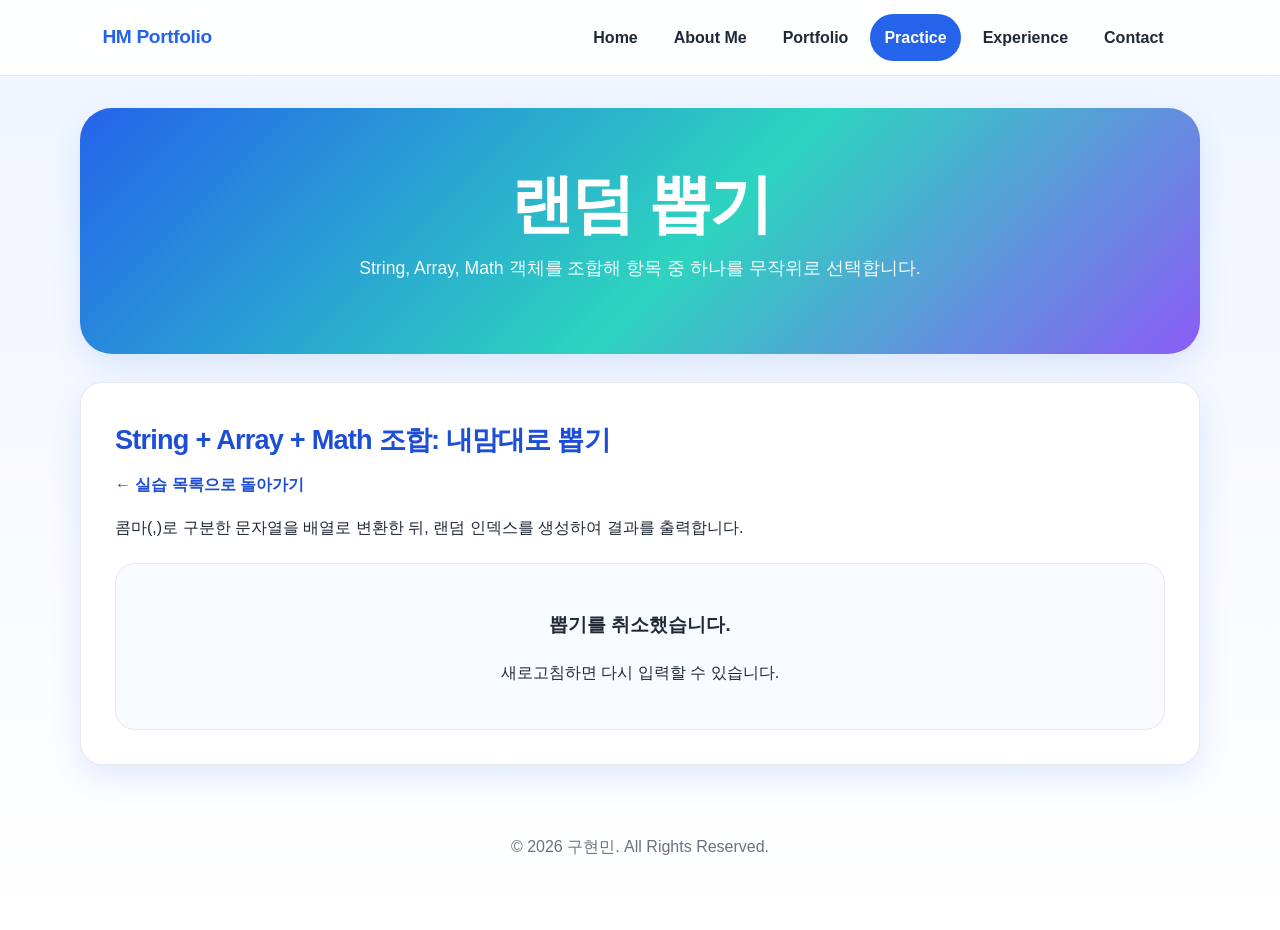
<file: random.html>
<!DOCTYPE html>
<html lang="ko">

<head>
  <meta charset="UTF-8" />
  <meta name="viewport" content="width=device-width, initial-scale=1.0" />
  <title>랜덤 뽑기 | 구현민</title>
  <link rel="stylesheet" href="style.css" />
</head>

<body>
  <nav class="navbar">
    <a class="logo" href="index.html">HM Portfolio</a>
    <button class="menu-btn" type="button" aria-label="메뉴 열기">☰</button>
    <ul class="nav-links">
      <li><a href="index.html">Home</a></li>
      <li><a href="about.html">About Me</a></li>
      <li><a href="portfolio.html">Portfolio</a></li>
      <li><a href="practice.html">Practice</a></li>
      <li><a href="experience.html">Experience</a></li>
      <li><a href="contact.html">Contact</a></li>
    </ul>
  </nav>

  <header class="sub-hero">
    <h1>랜덤 뽑기</h1>
    <p>String, Array, Math 객체를 조합해 항목 중 하나를 무작위로 선택합니다.</p>
  </header>

  <main class="container">
    <section class="card lab-panel">
      <h2>String + Array + Math 조합: 내맘대로 뽑기</h2>
      <p class="section-desc"><a class="text-link" href="practice.html">← 실습 목록으로 돌아가기</a></p>
      <p>콤마(,)로 구분한 문자열을 배열로 변환한 뒤, 랜덤 인덱스를 생성하여 결과를 출력합니다.</p>
      <script>
        // 1. String: prompt()로 사용자에게 문자열 입력받기
        let defaultList = "제육볶음,돈까스,순대국,김치찌개,햄버거,초밥,파스타,샐러드,떡볶이,마라탕,사과,바나나,딸기,수박";
        let inputString = prompt("항목을 콤마(,)로 구분하여 입력하세요", defaultList);

        function escapeHTML(text) {
          return text.replace(/[&<>"']/g, function (ch) {
            return ({ '&': '&amp;', '<': '&lt;', '>': '&gt;', '"': '&quot;', "'": '&#39;' })[ch];
          });
        }

        if (!inputString) {
          document.write('<div class="result-box"><h3>뽑기를 취소했습니다.</h3><p>새로고침하면 다시 입력할 수 있습니다.</p></div>');
        } else {
          let items = inputString.split(',').map(function(item) { return item.trim(); }).filter(function(item) { return item.length > 0; });

          if (items.length === 0) {
            document.write('<div class="result-box"><h3>뽑을 항목이 없습니다.</h3><p>새로고침 후 다시 입력해 주세요.</p></div>');
          } else {
            let index = Math.floor(Math.random() * items.length);
            let choice = items[index];
            document.write('<div class="result-box"><h3>입력한 항목: 총 ' + items.length + '개</h3><p>' + escapeHTML(items.join(', ')) + '</p><hr><h3>당신의 선택은...</h3><h2>' + escapeHTML(choice) + ' !!!!</h2><p><i>새로고침(F5)을 눌러 다시 뽑을 수 있습니다.</i></p></div>');
          }
        }
      </script>
    </section>
  </main>

  <footer>
    <p>&copy; <span id="year"></span> 구현민. All Rights Reserved.</p>
  </footer>

  <button id="topBtn" class="top-btn" type="button" aria-label="맨 위로 이동">↑</button>
  <script src="script.js"></script>
</body>

</html>
</file>
<file: style.css>
/* =============================================================
   공통 스타일 파일(style.css)
   - 밝은 배경 + 파랑/민트/보라 포인트 색상
   - 상단 고정 nav, 카드형 section, 부드러운 이미지 처리
   - 인터넷활용 실습 페이지 6개 통합 스타일
   ============================================================= */

:root {
  --bg: #f5f8ff;
  --card: #ffffff;
  --text: #1f2937;
  --muted: #6b7280;
  --primary: #2563eb;
  --primary-dark: #1d4ed8;
  --mint: #2dd4bf;
  --purple: #8b5cf6;
  --line: #e5e7eb;
  --shadow: 0 12px 30px rgba(37, 99, 235, 0.12);
  --radius: 22px;
}

* {
  box-sizing: border-box;
}

html {
  scroll-behavior: smooth;
}

body {
  margin: 0;
  padding-top: 72px;
  font-family: "Noto Sans KR", "Segoe UI", Arial, sans-serif;
  background: linear-gradient(180deg, #eef5ff 0%, var(--bg) 40%, #ffffff 100%);
  color: var(--text);
  line-height: 1.7;
}

/* 상단 고정 네비게이션 */
.navbar {
  position: fixed;
  top: 0;
  left: 0;
  width: 100%;
  min-height: 72px;
  z-index: 1000;
  display: flex;
  align-items: center;
  justify-content: space-between;
  gap: 20px;
  padding: 14px 8%;
  background: rgba(255, 255, 255, 0.92);
  backdrop-filter: blur(14px);
  border-bottom: 1px solid var(--line);
}

.logo {
  color: var(--primary);
  font-weight: 800;
  font-size: 1.2rem;
  text-decoration: none;
  letter-spacing: -0.02em;
  white-space: nowrap;
}

.nav-links {
  display: flex;
  align-items: center;
  gap: 8px;
  list-style: none;
  margin: 0;
  padding: 0;
}

.nav-links a {
  display: inline-block;
  padding: 10px 14px;
  border-radius: 999px;
  color: var(--text);
  text-decoration: none;
  font-weight: 700;
  transition: 0.25s;
}

.nav-links a:hover,
.nav-links a.active {
  background: var(--primary);
  color: #ffffff;
}

.menu-btn {
  display: none;
  border: 0;
  background: var(--primary);
  color: #ffffff;
  border-radius: 12px;
  padding: 8px 12px;
  font-size: 1.2rem;
  cursor: pointer;
}

.hero,
.sub-hero {
  width: min(1120px, 92%);
  margin: 36px auto 0;
  border-radius: 32px;
  background: linear-gradient(135deg, #2563eb 0%, #2dd4bf 55%, #8b5cf6 100%);
  color: #ffffff;
  box-shadow: var(--shadow);
}

.hero {
  display: grid;
  grid-template-columns: 1.3fr 0.7fr;
  align-items: center;
  gap: 30px;
  padding: 60px;
}

.sub-hero {
  padding: 48px 60px;
  text-align: center;
}

.badge {
  display: inline-flex;
  padding: 8px 14px;
  border-radius: 999px;
  background: rgba(255, 255, 255, 0.18);
  font-weight: 700;
}

.hero h1,
.sub-hero h1 {
  margin: 12px 0;
  font-size: clamp(2rem, 5vw, 4rem);
  line-height: 1.15;
  letter-spacing: -0.04em;
}

.slogan,
.sub-hero p {
  margin: 0 0 22px;
  font-size: 1.1rem;
  opacity: 0.95;
}

.hero-photo-wrap {
  display: flex;
  justify-content: center;
}

.profile-photo {
  width: min(280px, 100%);
  aspect-ratio: 1 / 1;
  object-fit: cover;
  border-radius: 32px;
  border: 8px solid rgba(255, 255, 255, 0.45);
  box-shadow: 0 20px 40px rgba(0, 0, 0, 0.18);
}

.container {
  width: min(1120px, 92%);
  margin: 28px auto;
}

.card {
  background: var(--card);
  margin-bottom: 24px;
  padding: 34px;
  border-radius: var(--radius);
  border: 1px solid rgba(229, 231, 235, 0.85);
  box-shadow: var(--shadow);
}

.card h2 {
  margin: 0 0 14px;
  font-size: 1.7rem;
  color: var(--primary-dark);
  letter-spacing: -0.03em;
}

.section-desc {
  color: var(--muted);
  margin-top: -6px;
}

.primary-btn,
.secondary-btn {
  border: 0;
  border-radius: 14px;
  padding: 12px 18px;
  font-weight: 800;
  cursor: pointer;
  transition: 0.25s;
  font-family: inherit;
}

.primary-btn {
  background: var(--primary);
  color: #ffffff;
}

.secondary-btn {
  background: #eef2ff;
  color: var(--primary-dark);
  border: 1px solid rgba(37, 99, 235, 0.16);
}

.primary-btn:hover,
.secondary-btn:hover {
  transform: translateY(-2px);
}

.primary-btn:hover {
  background: var(--primary-dark);
}

.secondary-btn:hover {
  background: #e0e7ff;
}

.quick-info,
.page-grid,
.skills-grid,
.project-grid,
.gallery-grid,
.contact-grid,
.semester-grid,
.lab-grid {
  display: grid;
  gap: 16px;
}

.quick-info {
  grid-template-columns: repeat(3, 1fr);
  margin-top: 22px;
}

.quick-info div,
.page-grid a,
.skill-card,
.semester-grid div {
  padding: 20px;
  border-radius: 18px;
  background: #f8fbff;
  border: 1px solid var(--line);
}

.quick-info span {
  display: block;
  color: var(--muted);
  font-size: 0.9rem;
}

.page-grid {
  grid-template-columns: repeat(auto-fit, minmax(170px, 1fr));
}

.page-grid a,
.text-link {
  color: var(--primary-dark);
  font-weight: 800;
  text-decoration: none;
}

.page-grid a:hover,
.text-link:hover {
  color: var(--purple);
}

.two-column {
  display: grid;
  grid-template-columns: 1fr 1fr;
  gap: 30px;
}

.info-list,
.check-list {
  list-style: none;
  margin: 0;
  padding: 0;
}

.info-list li {
  display: flex;
  justify-content: space-between;
  gap: 16px;
  padding: 12px 0;
  border-bottom: 1px solid var(--line);
}

.info-list strong {
  color: var(--primary-dark);
}

.check-list li {
  position: relative;
  padding-left: 28px;
  margin: 8px 0;
}

.check-list li::before {
  content: "✓";
  position: absolute;
  left: 0;
  top: 0;
  color: var(--primary-dark);
  font-weight: 900;
}

.skills-grid {
  grid-template-columns: repeat(6, 1fr);
}

.skill-card {
  text-align: center;
  transition: 0.25s;
}

.skill-card:hover {
  transform: translateY(-6px);
  box-shadow: 0 12px 24px rgba(31, 41, 55, 0.12);
}

.skill-icon {
  display: block;
  font-size: 2rem;
  margin-bottom: 8px;
}

.skill-card small {
  display: block;
  color: var(--muted);
}

.timeline {
  position: relative;
  display: grid;
  gap: 18px;
  padding-left: 24px;
}

.timeline::before {
  content: "";
  position: absolute;
  left: 8px;
  top: 8px;
  bottom: 8px;
  width: 3px;
  border-radius: 999px;
  background: linear-gradient(var(--primary), var(--mint), var(--purple));
}

.timeline-item {
  position: relative;
  padding: 18px 20px;
  border-radius: 18px;
  background: #f8fbff;
  border: 1px solid var(--line);
}

.timeline-item::before {
  content: "";
  position: absolute;
  left: -23px;
  top: 24px;
  width: 13px;
  height: 13px;
  border-radius: 50%;
  background: var(--primary);
}

.timeline-item span,
.experience-date {
  color: var(--primary-dark);
  font-weight: 900;
}

.project-grid {
  grid-template-columns: repeat(3, 1fr);
}

.project-card {
  overflow: hidden;
  border-radius: 20px;
  border: 1px solid var(--line);
  background: #ffffff;
  box-shadow: 0 10px 24px rgba(31, 41, 55, 0.08);
}

.project-card div {
  padding: 18px;
}

.project-card img,
.gallery-grid img {
  width: 100%;
  display: block;
  border-radius: 18px;
  object-fit: cover;
}

.project-card img {
  border-radius: 20px 20px 0 0;
}

.gallery-grid {
  grid-template-columns: repeat(3, 1fr);
}

.gallery-grid figure {
  margin: 0;
  padding: 12px;
  border-radius: 20px;
  border: 1px solid var(--line);
  background: #f8fbff;
}

.gallery-grid figcaption {
  margin-top: 10px;
  color: var(--muted);
  text-align: center;
  font-weight: 700;
}

.experience-list {
  display: grid;
  gap: 16px;
}

.experience-item {
  display: grid;
  grid-template-columns: 120px 1fr;
  gap: 18px;
  padding: 20px;
  border-radius: 20px;
  border: 1px solid var(--line);
  background: #f8fbff;
}

.semester-grid {
  grid-template-columns: repeat(4, 1fr);
}

.contact-grid {
  grid-template-columns: repeat(4, 1fr);
}

.contact-link {
  display: flex;
  min-height: 150px;
  flex-direction: column;
  align-items: center;
  justify-content: center;
  gap: 6px;
  padding: 20px;
  border-radius: 20px;
  background: #f8fbff;
  border: 1px solid var(--line);
  color: var(--text);
  text-align: center;
  text-decoration: none;
  transition: 0.25s;
}

.contact-link:hover {
  transform: translateY(-6px);
  border-color: var(--primary);
  box-shadow: 0 12px 24px rgba(37, 99, 235, 0.14);
}

.contact-link span {
  font-size: 2rem;
}

.contact-link small {
  color: var(--muted);
  word-break: break-all;
}

.contact-form,
.order-form {
  display: grid;
  gap: 10px;
}

.contact-form label,
.order-form label {
  font-weight: 800;
}

.contact-form input,
.contact-form textarea,
.order-form input {
  width: 100%;
  padding: 14px 16px;
  border: 1px solid var(--line);
  border-radius: 14px;
  font: inherit;
  outline: none;
}

.contact-form input:focus,
.contact-form textarea:focus,
.order-form input:focus,
.drive-area:focus {
  border-color: var(--primary);
  box-shadow: 0 0 0 4px rgba(37, 99, 235, 0.12);
}

.form-result {
  color: var(--primary-dark);
  font-weight: 800;
}

/* 실습 페이지 스타일 */
.lab-grid {
  grid-template-columns: repeat(3, 1fr);
}

.lab-grid.compact {
  grid-template-columns: repeat(6, 1fr);
}

.lab-card {
  display: flex;
  min-height: 170px;
  flex-direction: column;
  justify-content: center;
  gap: 8px;
  padding: 22px;
  border-radius: 20px;
  background: linear-gradient(180deg, #ffffff 0%, #f8fbff 100%);
  border: 1px solid var(--line);
  color: var(--text);
  text-decoration: none;
  box-shadow: 0 10px 24px rgba(31, 41, 55, 0.08);
  transition: 0.25s;
}

.lab-card:hover {
  transform: translateY(-6px);
  border-color: var(--primary);
  box-shadow: 0 16px 30px rgba(37, 99, 235, 0.16);
}

.lab-card span {
  font-size: 2.3rem;
}

.lab-card strong {
  color: var(--primary-dark);
  font-size: 1.08rem;
}

.lab-card small {
  color: var(--muted);
}

.lab-panel {
  overflow: hidden;
}

.result-box {
  margin-top: 22px;
  padding: 26px;
  border-radius: 20px;
  background: #f8fbff;
  border: 1px solid var(--line);
  text-align: center;
}

.result-box h2 {
  display: inline-block;
  margin: 10px 0;
  padding: 10px 22px;
  border-radius: 999px;
  background: linear-gradient(135deg, var(--primary), var(--purple));
  color: #ffffff;
}

.dom-center {
  text-align: center;
}

.target-box {
  width: min(700px, 100%);
  margin: 24px auto;
  padding: 24px;
  border-radius: 18px;
  border: 2px dashed rgba(37, 99, 235, 0.28);
  background: #f8fbff;
  font-size: 20px;
  font-weight: 800;
  transition: all 0.3s;
}

.btn-group {
  display: flex;
  flex-wrap: wrap;
  gap: 10px;
  align-items: center;
  justify-content: center;
  margin-top: 18px;
}

.btn-group.left {
  justify-content: flex-start;
}

.comment-list {
  list-style: none;
  padding: 0;
  margin: 22px 0 0;
  display: grid;
  gap: 10px;
}

.comment-list li {
  padding: 14px 18px;
  border-radius: 14px;
  background: #f8fbff;
  border: 1px solid var(--line);
  cursor: pointer;
  transition: 0.2s;
}

.comment-list li:hover {
  background: #fff1f2;
  border-color: #fecdd3;
}

.comment-list li:hover::after {
  content: " (클릭하여 삭제)";
  color: #dc2626;
  font-size: 0.9em;
  font-weight: 800;
}

.menu-box {
  display: grid;
  gap: 12px;
  padding: 20px;
  border-radius: 20px;
  border: 1px solid var(--line);
  background: #f8fbff;
}

.menu-box h3 {
  margin: 0 0 8px;
  color: var(--primary-dark);
}

.menu-box label {
  display: grid;
  grid-template-columns: 1fr 110px 28px;
  align-items: center;
  gap: 10px;
  padding: 12px;
  border-radius: 14px;
  background: #ffffff;
  border: 1px solid rgba(229, 231, 235, 0.8);
}

.menu-box input[type="checkbox"] {
  width: auto;
  margin-right: 6px;
}

.menu-box input[type="number"] {
  padding: 8px 10px;
}

.form-row {
  display: grid;
  grid-template-columns: 110px 1fr;
  align-items: center;
  gap: 14px;
}

.form-row span {
  display: grid;
  grid-template-columns: 1fr auto;
  gap: 8px;
  align-items: center;
}

.drive-area {
  position: relative;
  height: 420px;
  margin-top: 20px;
  border-radius: 24px;
  border: 2px solid rgba(37, 99, 235, 0.28);
  background:
    linear-gradient(90deg, rgba(37, 99, 235, 0.06) 1px, transparent 1px),
    linear-gradient(rgba(37, 99, 235, 0.06) 1px, transparent 1px),
    #f8fbff;
  background-size: 30px 30px;
  overflow: hidden;
  outline: none;
}

.car {
  position: absolute;
  left: 100px;
  top: 100px;
  width: 90px;
  height: 46px;
  display: flex;
  align-items: center;
  justify-content: center;
  border-radius: 16px;
  background: linear-gradient(135deg, var(--purple), var(--primary));
  border: 3px solid #ffffff;
  color: #ffffff;
  font-weight: 900;
  box-shadow: 0 12px 24px rgba(31, 41, 55, 0.18);
}

.drive-info {
  position: absolute;
  left: 16px;
  bottom: 16px;
  padding: 10px 14px;
  border-radius: 999px;
  background: rgba(255, 255, 255, 0.9);
  border: 1px solid var(--line);
  color: var(--primary-dark);
  font-weight: 800;
}

footer {
  width: min(1120px, 92%);
  margin: 0 auto 30px;
  padding: 24px;
  color: var(--muted);
  text-align: center;
}

.top-btn {
  position: fixed;
  right: 22px;
  bottom: 22px;
  display: none;
  width: 46px;
  height: 46px;
  border: 0;
  border-radius: 50%;
  background: var(--primary);
  color: #ffffff;
  font-size: 1.3rem;
  font-weight: 900;
  cursor: pointer;
  box-shadow: 0 12px 24px rgba(37, 99, 235, 0.3);
}

.top-btn.show {
  display: block;
}

@media (max-width: 1100px) {
  .navbar {
    padding: 14px 4%;
  }

  .nav-links a {
    padding: 9px 10px;
  }

  .lab-grid.compact {
    grid-template-columns: repeat(3, 1fr);
  }
}

@media (max-width: 960px) {

  .hero,
  .two-column {
    grid-template-columns: 1fr;
  }

  .quick-info,
  .project-grid,
  .gallery-grid,
  .contact-grid,
  .semester-grid,
  .lab-grid {
    grid-template-columns: repeat(2, 1fr);
  }

  .skills-grid {
    grid-template-columns: repeat(3, 1fr);
  }
}

@media (max-width: 720px) {
  body {
    padding-top: 66px;
  }

  .navbar {
    padding: 12px 5%;
  }

  .menu-btn {
    display: block;
  }

  .nav-links {
    position: absolute;
    top: 66px;
    left: 0;
    right: 0;
    display: none;
    flex-direction: column;
    align-items: stretch;
    padding: 16px 5%;
    background: #ffffff;
    border-bottom: 1px solid var(--line);
  }

  .nav-links.open {
    display: flex;
  }

  .nav-links a {
    width: 100%;
  }

  .hero,
  .sub-hero,
  .card {
    padding: 26px;
    border-radius: 24px;
  }

  .quick-info,
  .page-grid,
  .skills-grid,
  .project-grid,
  .gallery-grid,
  .contact-grid,
  .semester-grid,
  .experience-item,
  .lab-grid,
  .lab-grid.compact,
  .menu-box label,
  .form-row {
    grid-template-columns: 1fr;
  }

  .drive-area {
    height: 360px;
  }

  .drive-info {
    left: 10px;
    right: 10px;
    text-align: center;
  }
}
</file>
